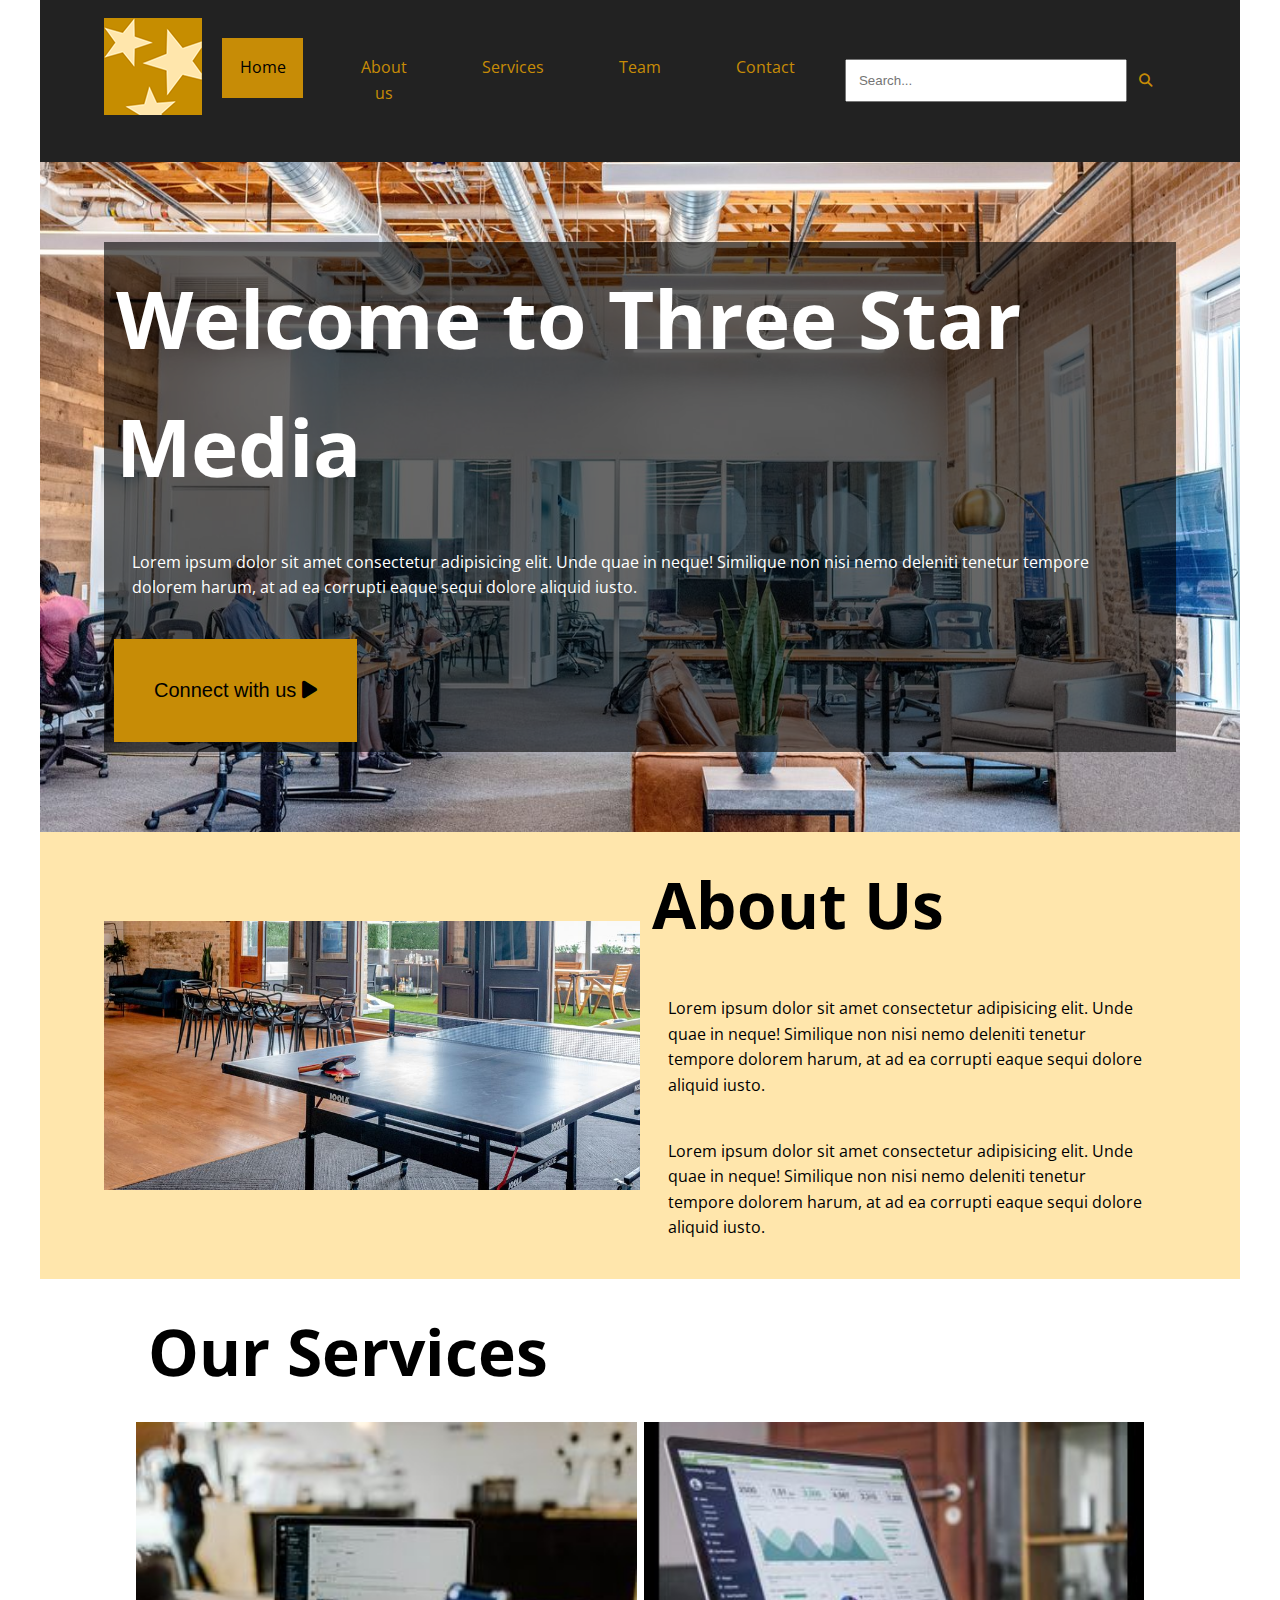
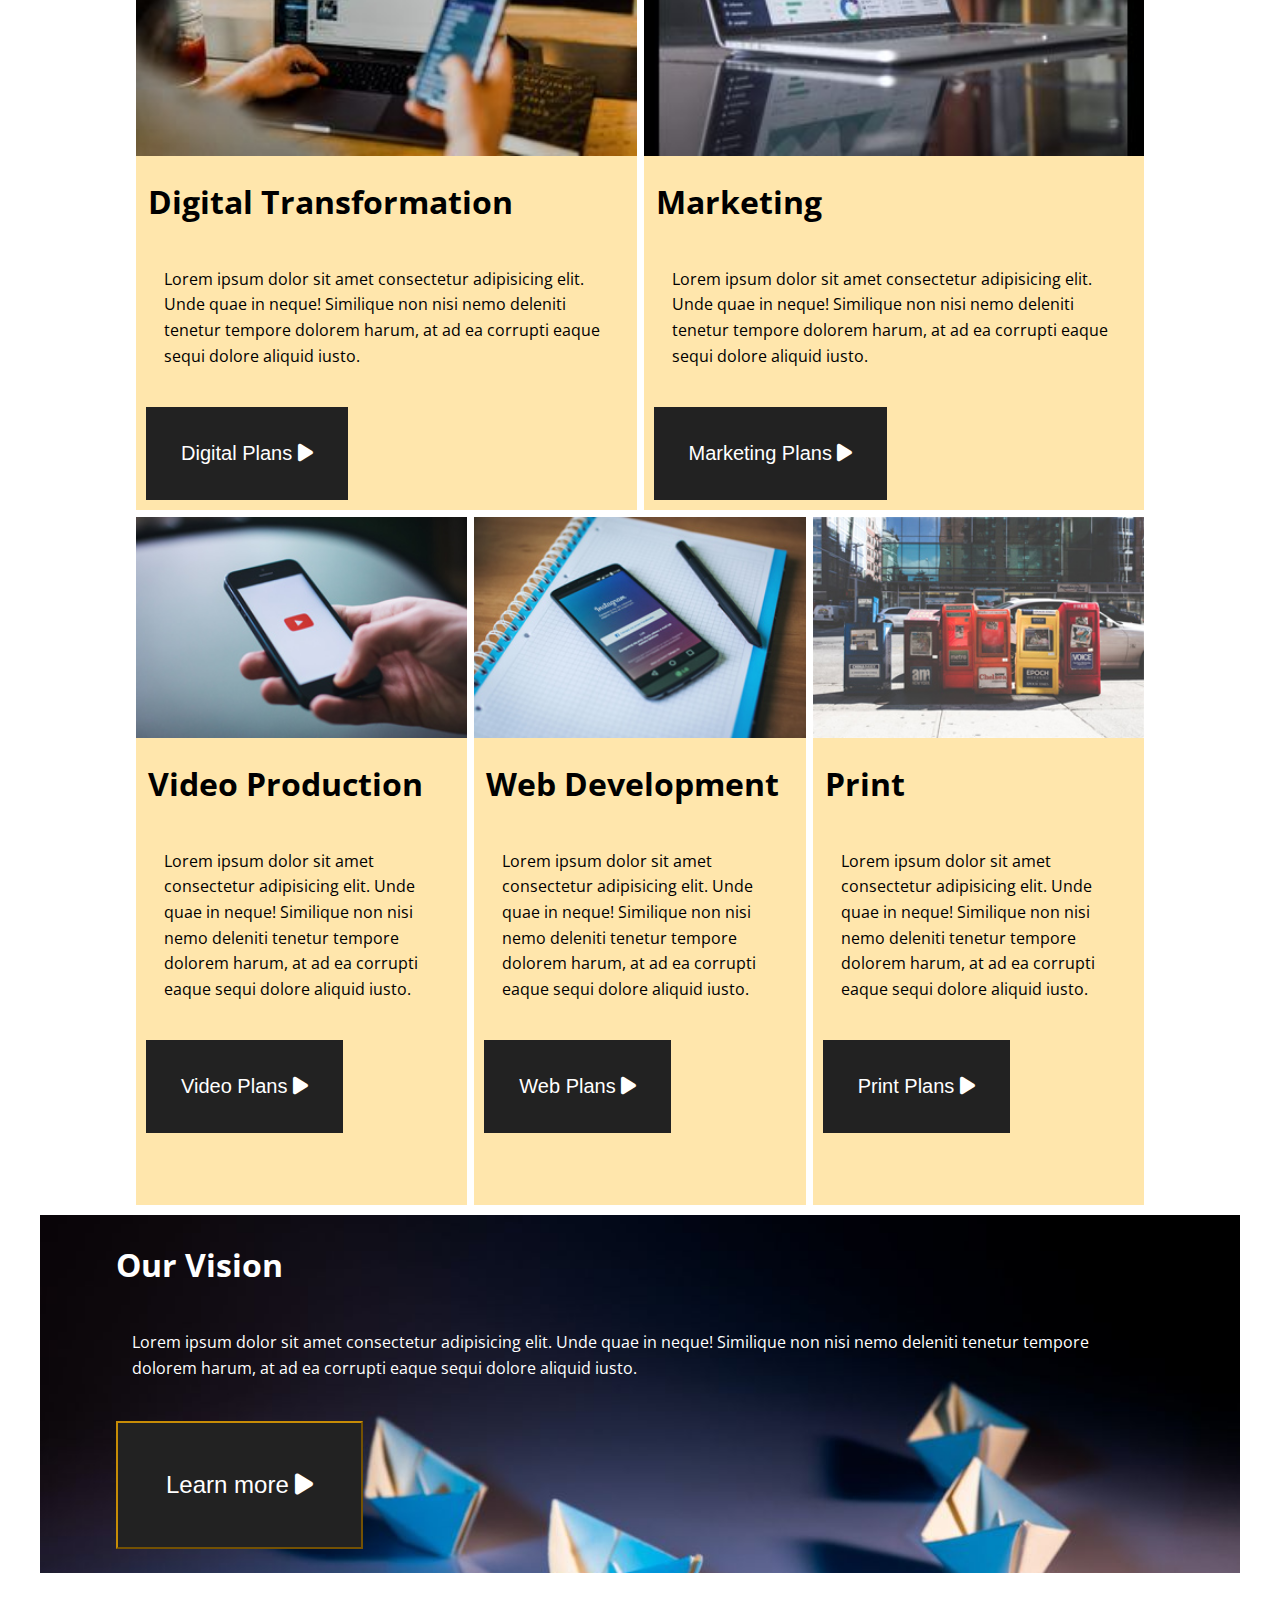
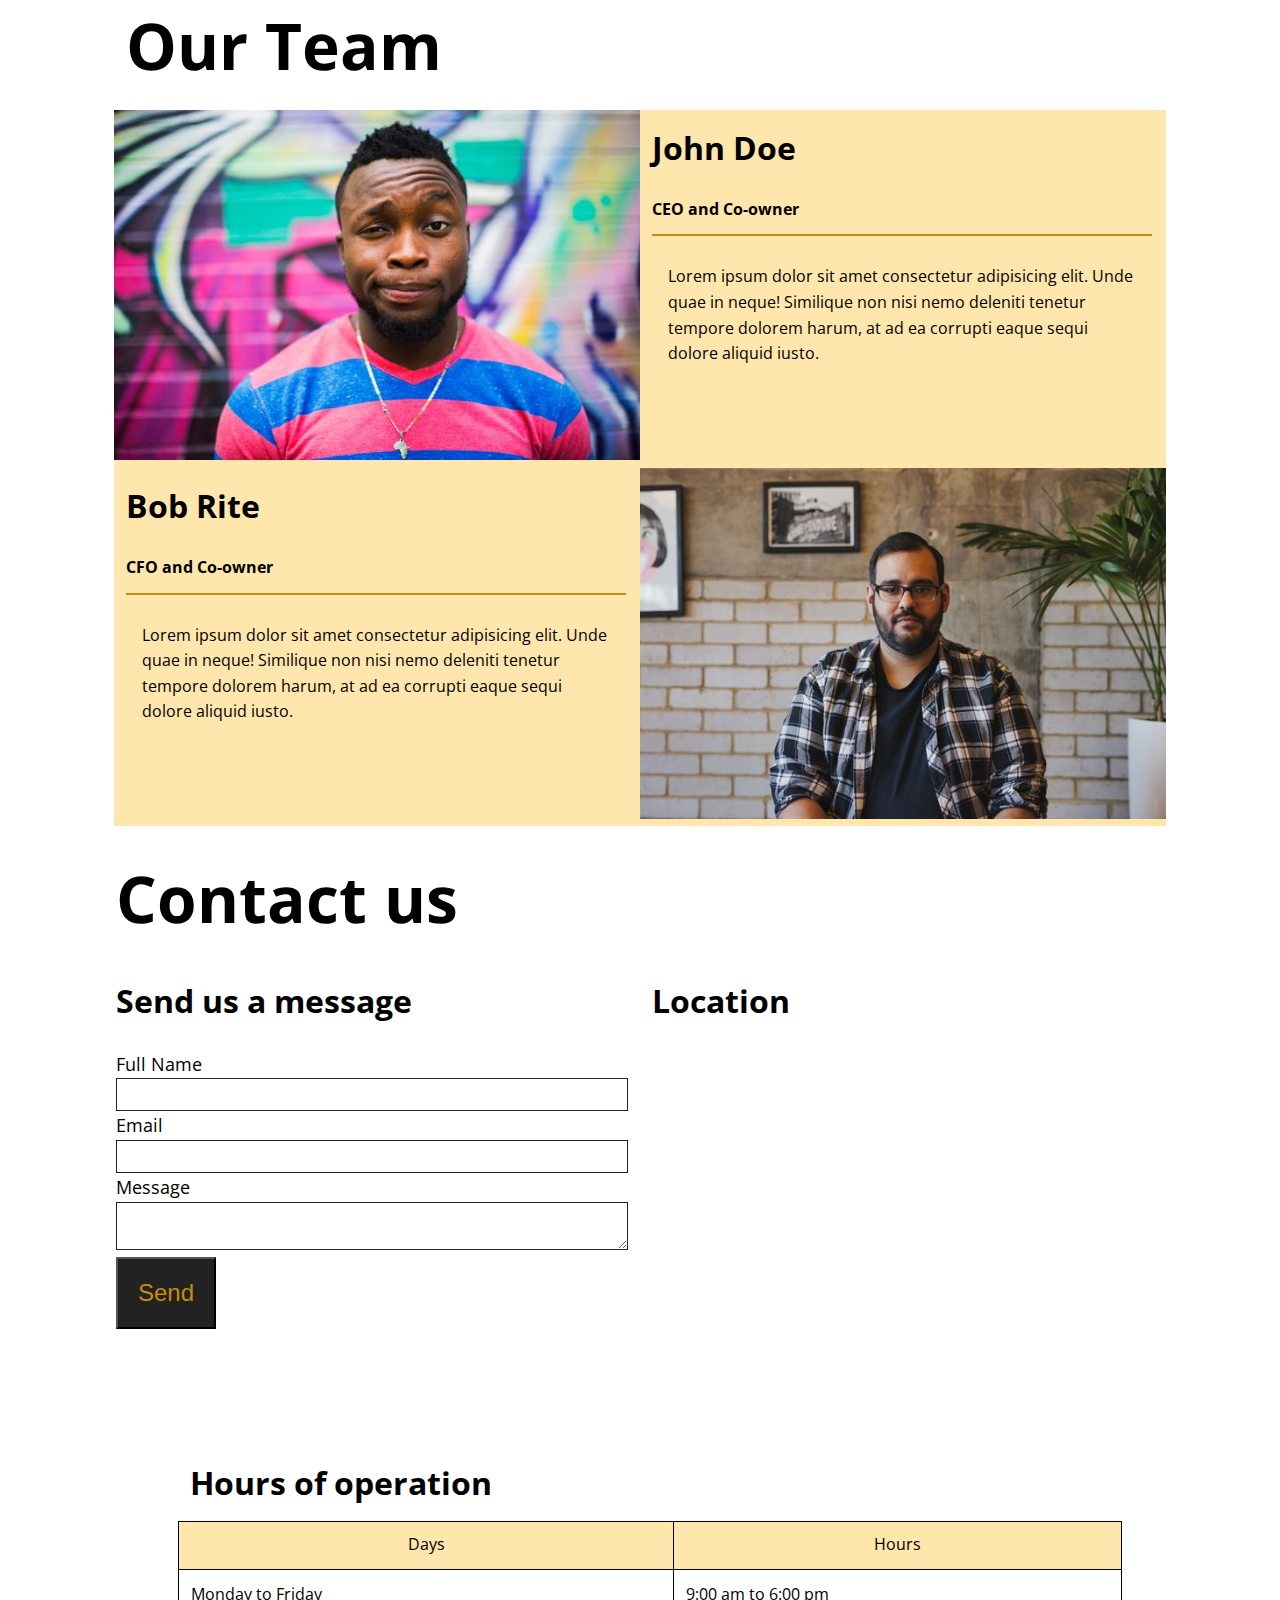
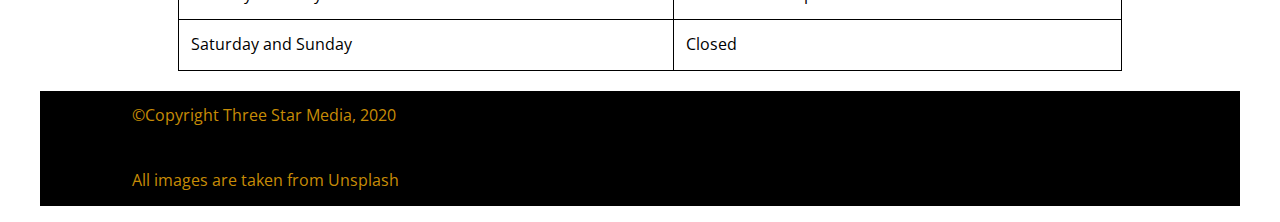
<file: final-project/index.html>
<!DOCTYPE html>
<html lang="en">

<head>
    <!-- Meta tags -->
    <meta charset="UTF-8">
    <meta name="description" content="HTML Page Mock-up Web Development Project 23W_MTM6130">
    <meta name="author" content="Monica Torres">
    <meta name="viewport" content="width=device-width, initial-scale=1.0">
    <!-- Title -->
    <title>HTML Page Mock-up</title>
    <!-- reset.CSS -->
    <link rel="stylesheet" href="./css/reset.css">
    <!-- Goocle Fonts - OpenSans as per instructions -->
    <link rel="preconnect" href="https://fonts.googleapis.com">
    <link rel="preconnect" href="https://fonts.gstatic.com" crossorigin>
    <link href="https://fonts.googleapis.com/css2?family=Open+Sans&display=swap" rel="stylesheet">
    <!-- Font Awesome-->
    <link rel="stylesheet" href="https://cdnjs.cloudflare.com/ajax/libs/font-awesome/6.4.0/css/all.min.css">
    <!-- My own styles -->
    <link rel="stylesheet" type="text/css" href="./css/main.css">
</head>

<body>
    <div class="wrapper">
        <!-- Added to have all the code in one container -->
        <!--Start with header-->
        <header>
            <!--Adding nav section-->
            <nav class="navigation">
                <!-- Added to improve CSS -->
                <div class="logo">
                    <a href="index.html"><img src="./images/logo.png" alt="Company Logo">
                    </a>
                </div>
                <ul class="navigation-list">
                    <!-- Added to improve CSS -->
                    <li><a href="index.html" class="current">Home</a></li>
                    <li><a href="#about-us">About us</a></li>
                    <li><a href="#services">Services</a></li>
                    <li><a href="#team">Team</a></li>
                    <li><a href="#contact">Contact</a></li>
                </ul>
                <form class="search-bar" action="/action_page.php">
                    <input type="search" placeholder="Search...">
                    <button type="submit"><i class="fa fa-magnifying-glass"></i></button>
                </form>
            </nav>

            <!--Adding a section inside the header class="banner"-->
            <section class="banner width">
                <div class="banner-text max-width">
                    <h1>Welcome to Three Star Media</h1>
                    <p>
                        Lorem ipsum dolor sit amet consectetur adipisicing elit.
                        Unde quae in neque! Similique non nisi nemo deleniti tenetur tempore dolorem harum,
                        at ad ea corrupti eaque sequi dolore aliquid iusto.
                    </p>
                    <button type="button" class="connect-button">Connect with us <i
                            class="fa-sharp fa-solid fa-play"></i>
                    </button>
                </div>
            </section>
        </header>

        <main>

            <!--Insert section Ab out us-->
            <section class="about-us width" id="about-us">
                <div class="about max-width">
                    <img src="./images/about-us.jpg" alt="Image of the office">
                    <div class="about-text">
                        <h2>About Us</h2>
                        <p>
                            Lorem ipsum dolor sit amet consectetur adipisicing elit.
                            Unde quae in neque! Similique non nisi nemo deleniti tenetur tempore dolorem harum,
                            at ad ea corrupti eaque sequi dolore aliquid iusto.
                        </p>
                        <p>
                            Lorem ipsum dolor sit amet consectetur adipisicing elit.
                            Unde quae in neque! Similique non nisi nemo deleniti tenetur tempore dolorem harum,
                            at ad ea corrupti eaque sequi dolore aliquid iusto.
                        </p>
                    </div>
                </div>
            </section>

            <!--Insert section classs:"our-services"-->
            <section class="our-services width" id="services">
                <div class="services max-width">
                    <h2>Our Services</h2>

                    <!--use div for service id:"digital-Trans"-->
                    <div class="digital-trans">
                        <img src="./images/digital.jpg" alt="Computers we use at the office">
                        <h3>Digital Transformation</h3>
                        <p>
                            Lorem ipsum dolor sit amet consectetur adipisicing elit.
                            Unde quae in neque! Similique non nisi nemo deleniti tenetur tempore dolorem harum,
                            at ad ea corrupti eaque sequi dolore aliquid iusto.
                        </p>
                        <button>Digital Plans
                            <i class="fa-solid fa-play"></i>
                        </button>
                    </div>
                    
                    <!--use div for service id:"marketing"-->
                    <div class="marketing max-width">
                        <img src="./images/marketing.jpg" alt="Marketing image">
                        <h3>Marketing</h3>
                        <p>
                            Lorem ipsum dolor sit amet consectetur adipisicing elit.
                            Unde quae in neque! Similique non nisi nemo deleniti tenetur tempore dolorem harum,
                            at ad ea corrupti eaque sequi dolore aliquid iusto.
                        </p>
                        <button>Marketing Plans
                            <i class="fa-solid fa-play"></i>
                        </button>
                    </div>

                    <!--use div for service id:"video"-->
                    <div class="video max-width">
                        <img src="./images/video.jpg" alt="Video Production image">
                        <h3>Video Production</h3>
                        <p>
                            Lorem ipsum dolor sit amet consectetur adipisicing elit.
                            Unde quae in neque! Similique non nisi nemo deleniti tenetur tempore dolorem harum,
                            at ad ea corrupti eaque sequi dolore aliquid iusto.
                        </p>
                        <button>Video Plans
                            <i class="fa-solid fa-play"></i>
                        </button>
                    </div>

                    <!--use div for service id:"web-dev"-->
                    <div class="web-dev max-width">
                        <img src="./images/web.jpg" alt="Web Development image">
                        <h3>Web Development</h3>
                        <p>
                            Lorem ipsum dolor sit amet consectetur adipisicing elit.
                            Unde quae in neque! Similique non nisi nemo deleniti tenetur tempore dolorem harum,
                            at ad ea corrupti eaque sequi dolore aliquid iusto.
                        </p>
                        <button>Web Plans
                            <i class="fa-solid fa-play"></i>
                        </button>
                    </div>

                    <!--use div for service id:"print"-->
                    <div class="print max-width">
                        <img src="./images/print.jpg" alt="Print image">
                        <h3>Print</h3>
                        <p>
                            Lorem ipsum dolor sit amet consectetur adipisicing elit.
                            Unde quae in neque! Similique non nisi nemo deleniti tenetur tempore dolorem harum,
                            at ad ea corrupti eaque sequi dolore aliquid iusto.
                        </p>
                        <button>Print Plans
                            <i class="fa-solid fa-play"></i>
                        </button>
                    </div>
                </div>
            </section>

            <!--Insert section classs:"our-vision"-->

            <section class="our-vision width">
                <div class="vision max-width">
                    <h3>Our Vision</h3>
                    <p>
                        Lorem ipsum dolor sit amet consectetur adipisicing elit.
                        Unde quae in neque! Similique non nisi nemo deleniti tenetur tempore dolorem harum,
                        at ad ea corrupti eaque sequi dolore aliquid iusto.
                    </p>
                    <button>Learn more
                        <i class="fa-solid fa-play"></i>
                    </button>
                </div>
            </section>


            <!--Insert section classs:"our-team"-->

            <section class="our-team width" id="team">
                <div class="team max-width">
                    <h2>Our Team</h2>
                    <div class="team-grid">
                        <!--Include a div for each team member "ceo" & "cfo" -->
                        <div class="ceo max-width">
                            <div class="ceo-img">
                                <img src="./images/john.jpg" alt="a photo of John Doe">
                            </div>
                            <div class="ceo-info">
                                <h3>John Doe</h3>
                                <h5>CEO and Co-owner</h5>
                                <hr>
                                <p>
                                    Lorem ipsum dolor sit amet consectetur adipisicing elit.
                                    Unde quae in neque! Similique non nisi nemo deleniti tenetur tempore dolorem harum,
                                    at ad ea corrupti eaque sequi dolore aliquid iusto.
                                </p>
                            </div>
                        </div>
                        <!--Include a div for each team member "ceo" & "cfo" -->
                        <div class="cfo max-width">
                            <div class="cfo-img">
                                <img src="./images/bob.jpg" alt="a photo of Bob Rite">
                            </div>
                            <div class="cfo-info">
                                <h3>Bob Rite</h3>
                                <h5>CFO and Co-owner</h5>
                                <hr>
                                <p>
                                    Lorem ipsum dolor sit amet consectetur adipisicing elit.
                                    Unde quae in neque! Similique non nisi nemo deleniti tenetur tempore dolorem harum,
                                    at ad ea corrupti eaque sequi dolore aliquid iusto.
                                </p>
                            </div>
                        </div>
                    </div>
                </div>
            </section>

            <!--Insert section classs:"contact-us"-->

            <section class="contact-us width" id="contact">
                <h2>Contact us</h2>

                <!--Include a div id:"message-form" -->

                <div class="message-form max-width">
                    <h3>Send us a message</h3>
                    <form action="#">
                        <label for="full-name">Full Name</label><br>
                        <input id="full-name" type="text"><br>
                        <label for="email">Email</label><br>
                        <input id="email" type="email"><br>
                        <label for="message">Message</label><br>
                        <textarea name="message" id="message"></textarea>
                        <input type="submit" value="Send">
                    </form>
                </div>

                <!--Include a div id:"hours-of-operation" -->

                <div class="hours-of-operation max-width">
                    <h3>Hours of operation</h3>

                    <!--insert table hours of operation-->
                    <table>
                        <tr>
                            <th>Days</th>
                            <th>Hours</th>
                        </tr>
                        <tr>
                            <td>Monday to Friday</td>
                            <td>9:00 am to 6:00 pm</td>
                        </tr>
                        <tr>
                            <td>Saturday and Sunday</td>
                            <td>Closed</td>
                        </tr>
                    </table>
                </div>

                <!--Include a div id:"location-map" -->
                <div class="location-map max-width">
                    <h3>Location</h3>
                    <iframe
                        src="https://www.google.com/maps/embed?pb=!1m18!1m12!1m3!1d2949.3718196395257!2d-75.75800714622575!3d45.34863002513005!2m3!1f0!2f0!3f0!3m2!1i1024!2i768!4f13.1!3m3!1m2!1s0x4cce0718cc4a6ad7%3A0xc6cc467725843e2b!2sAlgonquin%20College%20Ottawa%20Campus!5e0!3m2!1sen!2sca!4v1680448094688!5m2!1sen!2sca"
                        width="600" height="450" style="border:0;" allowfullscreen="" loading="lazy"
                        referrerpolicy="no-referrer-when-downgrade"></iframe>
                </div>

            </section>
        </main>

        <!--Creating footer-->
        <footer class="site-footer">
            <p>&copy;Copyright Three Star Media, 2020</p>
            <p>All images are taken from <a href="#">Unsplash</a></p>
        </footer>
    </div>

</body>

</html>
</file>
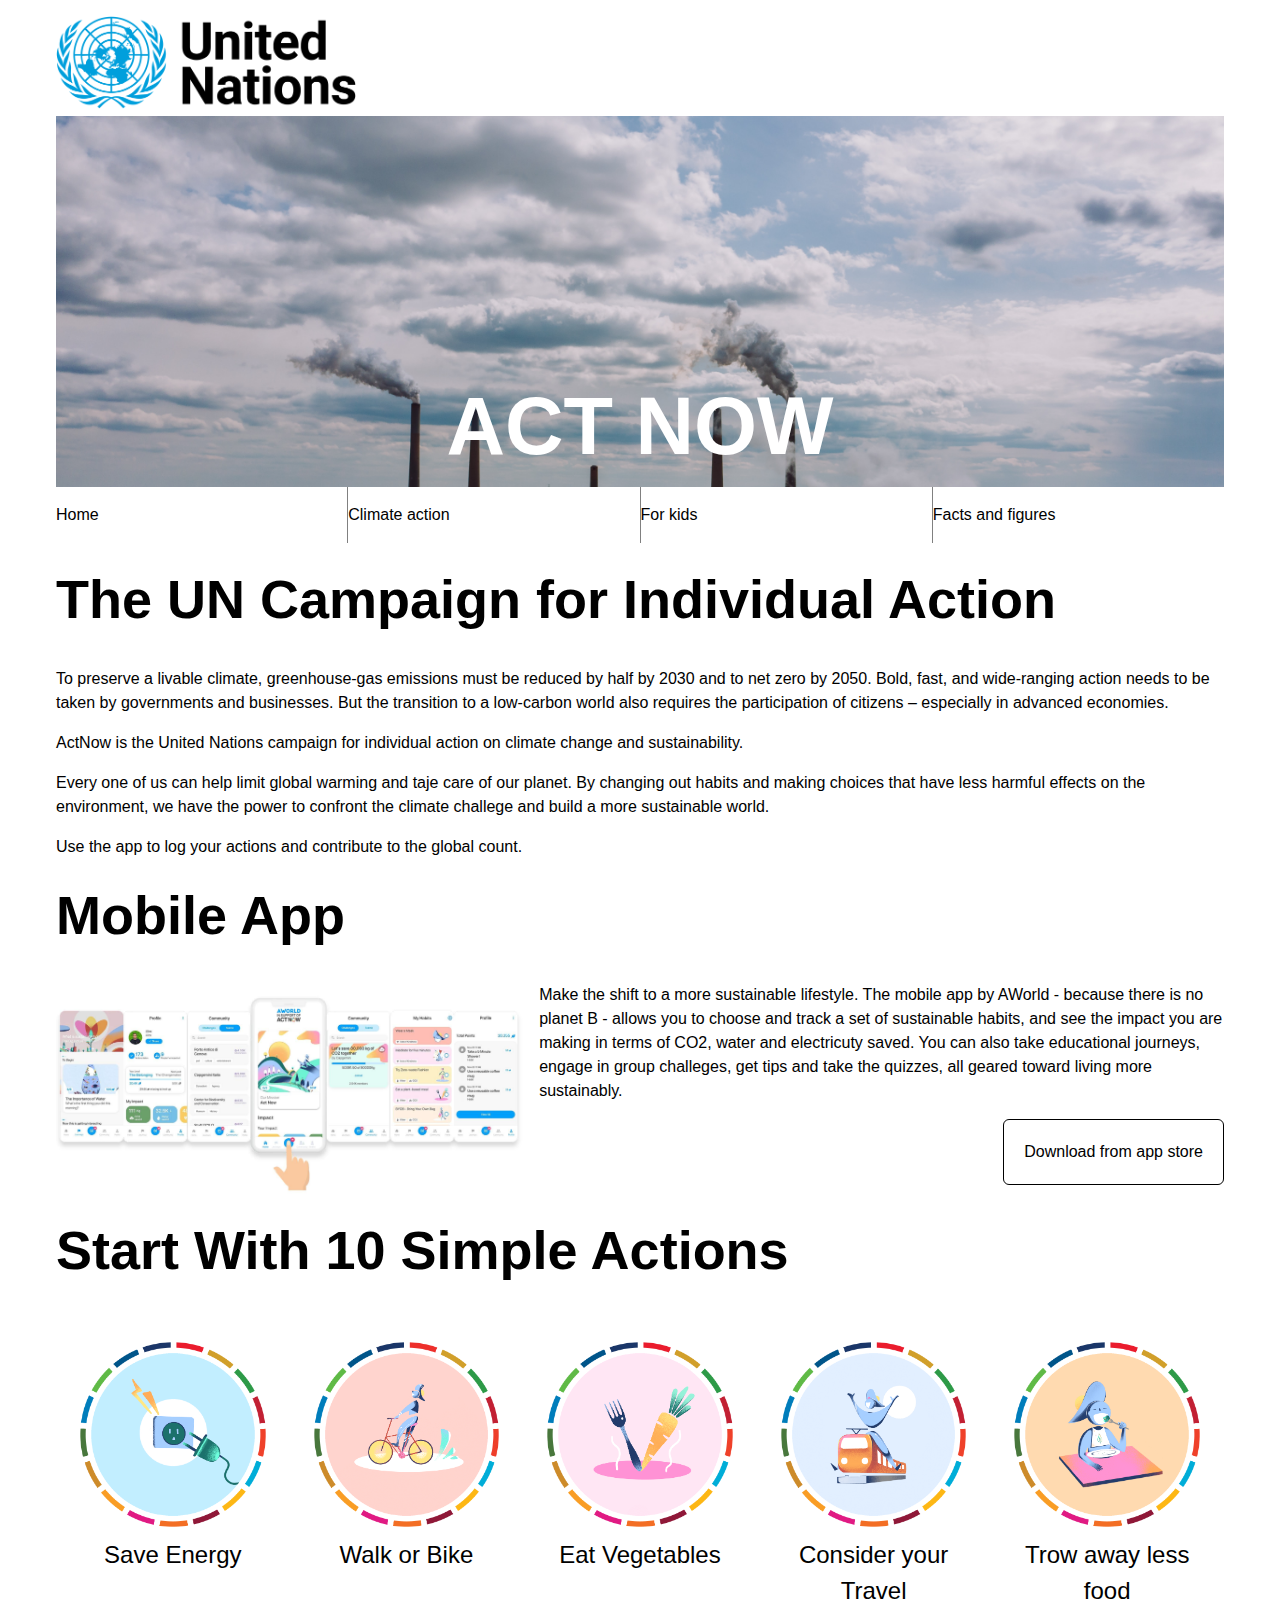
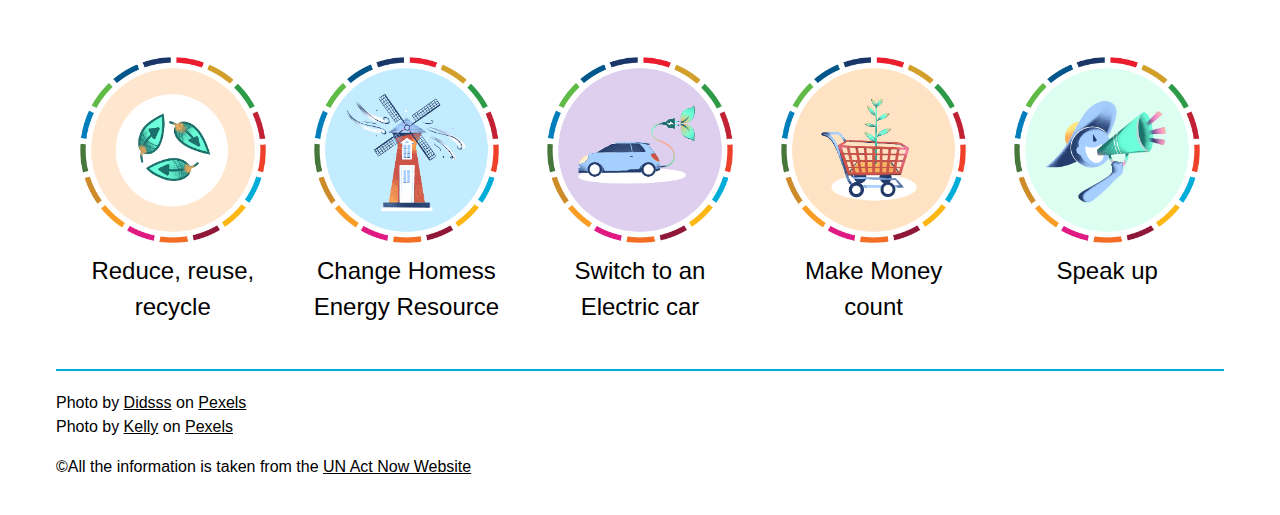
<file: week-10/index.html>
<!DOCTYPE html>
<html lang="en">

<head>
    <meta charset="UTF-8">
    <meta http-equiv="X-UA-Compatible" content="IE=edge">
    <meta name="viewport" content="width=device-width, initial-scale=1.0">
    <link rel="stylesheet" href="css/reset.css">
    <link rel="stylesheet" href="css/main.css">
    <title>Act Now &#124; United Nations</title>

</head>

<body>
    <div class="container"> 
        <header class="mashtead"> 
            <img src="images/unlogo-desktop.svg.png" alt="United Nations Logo" class="desktop-logo">
            <img src="images/unlogo.png" alt="United Nations Logo" class="mobile-logo">
            
            <div class="banner">
                <h1> Act Now</h1>
            </div>

        <!--navigation-->
            <nav class="main-class">               
                <ul class="nav-list">
                    <li><a href="index.html"class="current">Home</a></li>
                    <li><a href="#">Climate action</a></li>
                    <li><a href="#">For kids</a></li>
                    <li><a href="#">Facts and figures</a></li>
                </ul>
        </nav>
    </header>
        <main class="content">
            <section class="intro">
                <h2>The UN Campaign for Individual Action</h2>
                <p>
                    To preserve a livable climate, greenhouse-gas emissions must be reduced by half by 2030 and to net
                    zero by 2050. Bold, fast, and wide-ranging action needs to be taken by governments and businesses.
                    But the transition to a low-carbon world also requires the participation of citizens – especially in
                    advanced economies.
                </p>
                <p>ActNow is the United Nations campaign for individual action on
                     climate change and sustainability.
                </p>
                <p>Every one of us can help limit global warming and taje care of our planet. 
                    By changing out habits and making choices that have less harmful effects on
                    the environment, we have the power to confront the climate challege and build a more sustainable world. 
                </p>
                <p>Use the app to log your actions and contribute to the global count.
                </p>
            </section>
            <!--closing intro section-->

            <section class="app clearfix">
                <h2>Mobile App</h2>
                <img src="images/actnowapp.jpg" alt=" Act Now Mobile App">

                <div class=" content">
                    <p>
                        Make the shift to a more sustainable lifestyle. The mobile app by AWorld -
                        because there is no planet B - allows you to choose and track a set of 
                        sustainable habits, and see the impact you are making in terms of CO2, water 
                        and electricuty saved. You can also take educational journeys, engage in group
                        challeges, get tips and take the quizzes, all geared toward living more sustainably.
                    </p>
                    <!-- target_blank ==open link new tab) -->
                    <a href="https://aworld.org/act-now/" class="btn" target="_blank">Download from app store</a>
                </div>
            </section>
            <!--closing App section-->
            
            <section class="actions">
                <h2>Start With 10 Simple Actions</h2>
                <ul class="actions-list">
                    <li><img src="images/unplug.png" alt="Save Energy">Save Energy</li>
                    <li><img src="images/drive_less.png" alt="Walk or Bike">Walk or Bike</li>
                    <li><img src="images/plant-based.png" alt="Eat Vegetables">Eat Vegetables</li>
                    <li><img src="images/fly-less.png" alt="Consider your Travel">Consider your Travel</li>
                    <li><img src="images/eat-up.png" alt="Trow away less food">Trow away less food</li>
                    <li><img src="images/recycle.png" alt="Reduce, reuse, recycle">Reduce, reuse, recycle</li>
                    <li><img src="images/use-renewable-energy.png" alt="Change Homess Energy Resource">Change Homess Energy Resource</li>
                    <li><img src="images/electric-vehicle.png" alt="Switch to an Electric car">Switch to an Electric car</li>
                    <li><img src="images//eco-friendly-products.png" alt="Make Money count">Make Money count</li>
                    <li><img src="images/speak-up.png" alt="Speak up">Speak up</li>
                </ul>
            </section>
        </main>

        <footer class="site-footer">
                <ul class="attr_list">
                    <li><span>Photo by <a href="https://www.pexels.com/@didsss/">Didsss</a> on <a href="https://www.pexels.com/photo/factory-chimney-producing-smoke-2155988/">Pexels</a></span>
                    </li>
                    <li><span>Photo by <a href="https://www.pexels.com/@kelly-1179532/">Kelly</a> on <a href="https://www.pexels.com/photo/factory-pipes-emitting-harmful-substances-4394362/">Pexels</a></span></li>
                </ul>

                <p class="copy"></p>
                    &copy;All the information is taken from the <a href="https://www.un.org/en/actnow">UN Act Now
                    Website</a>
        </footer>   
    </div>
</body>

</html>
</file>
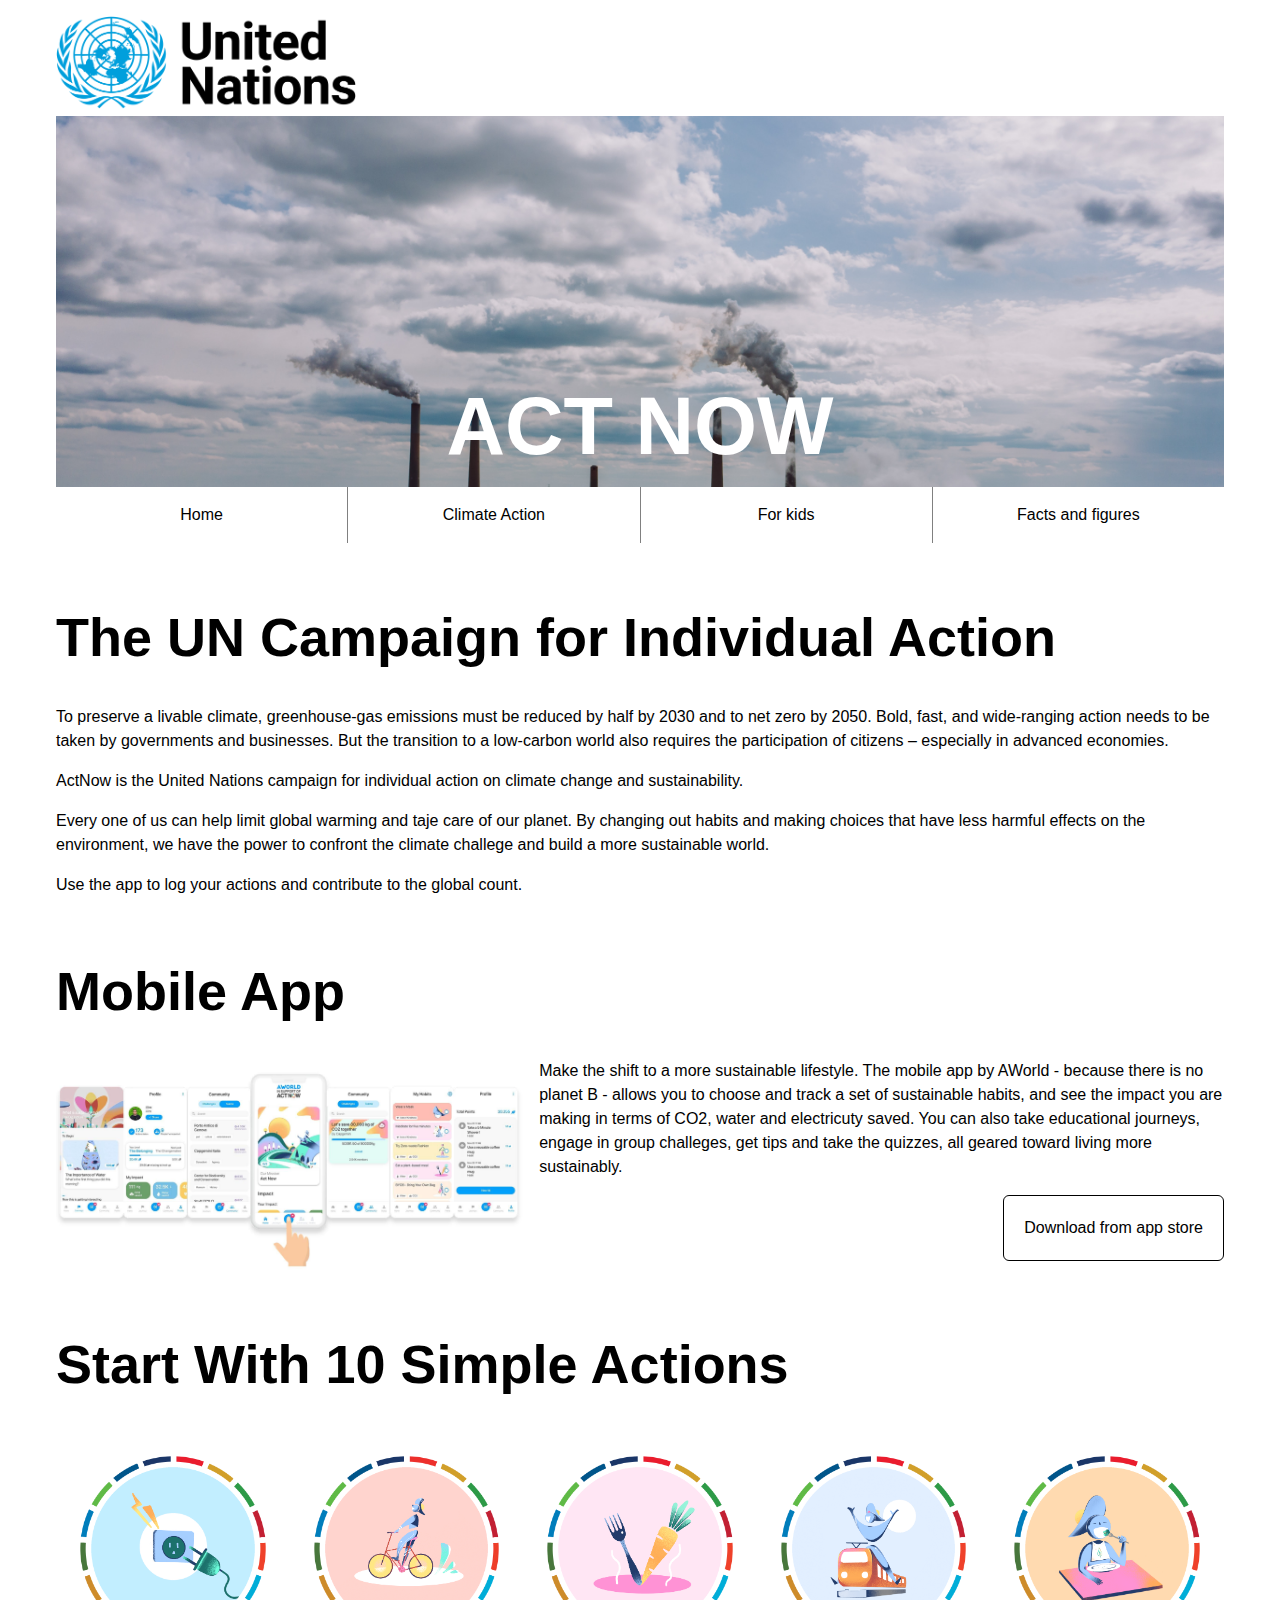
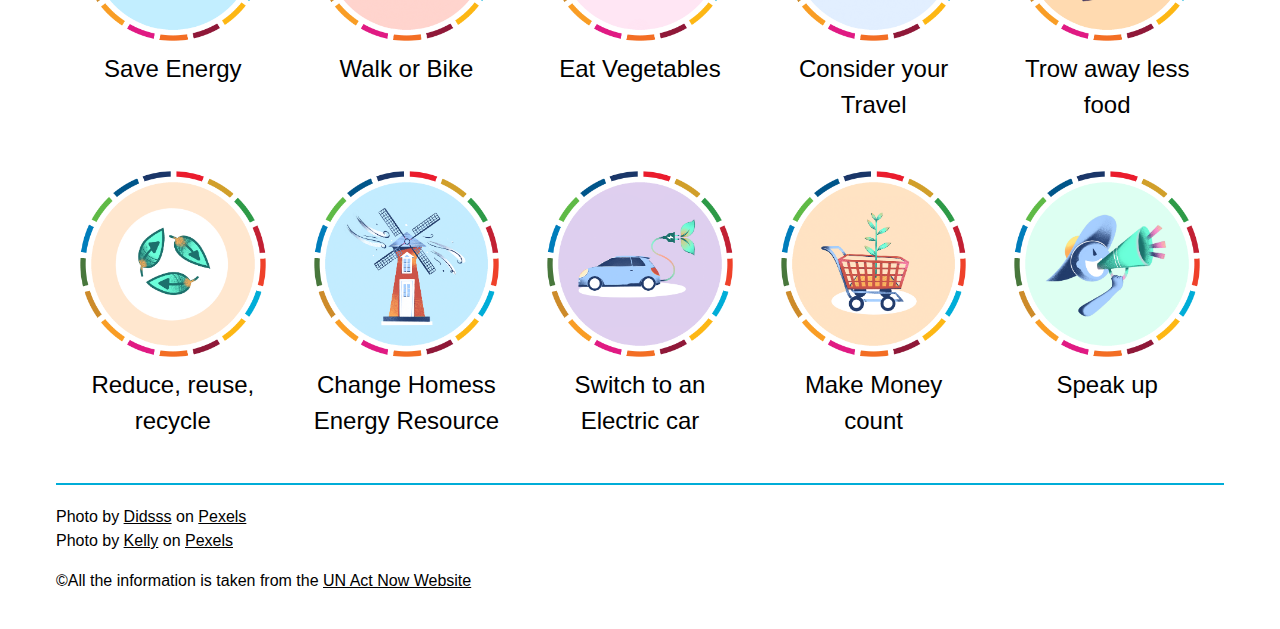
<file: week-11/index.html>
<!DOCTYPE html>
<html lang="en">

<head>
    <meta charset="UTF-8">
    <meta http-equiv="X-UA-Compatible" content="IE=edge">
    <meta name="viewport" content="width=device-width, initial-scale=1.0">
    <link rel="stylesheet" href="css/reset.css">
    <link rel="stylesheet" href="css/main.css">
    <title>Act Now &#124; United Nations</title>

</head>

<body>
    <div class="container"> 
        <header class="mashtead"> 
            <img src="images/unlogo-desktop.svg.png" alt="United Nations Logo" class="desktop-logo">
            <img src="images/unlogo.png" alt="United Nations Logo" class="mobile-logo">
            
            <div class="banner">
                <h1> Act Now</h1>
            </div>

        <!--navigation-->
            <nav class="main-class">               
                <ul class="nav-list">
                    <li><a href="index.html"class="current">Home</a></li>
                    <li><a href="climate-action.html">Climate Action</a></li>
                    <li><a href="#">For kids</a></li>
                    <li><a href="#">Facts and figures</a></li>
                </ul>
        </nav>
    </header>
        <main class="content">
            <section class="intro">
                <h2>The UN Campaign for Individual Action</h2>
                <p>
                    To preserve a livable climate, greenhouse-gas emissions must be reduced by half by 2030 and to net
                    zero by 2050. Bold, fast, and wide-ranging action needs to be taken by governments and businesses.
                    But the transition to a low-carbon world also requires the participation of citizens – especially in
                    advanced economies.
                </p>
                <p>ActNow is the United Nations campaign for individual action on
                     climate change and sustainability.
                </p>
                <p>Every one of us can help limit global warming and taje care of our planet. 
                    By changing out habits and making choices that have less harmful effects on
                    the environment, we have the power to confront the climate challege and build a more sustainable world. 
                </p>
                <p>Use the app to log your actions and contribute to the global count.
                </p>
            </section>
            <!--closing intro section-->

            <section class="app clearfix">
                <h2>Mobile App</h2>
                <img src="images/actnowapp.jpg" alt=" Act Now Mobile App">

                <div class=" content">
                    <p>
                        Make the shift to a more sustainable lifestyle. The mobile app by AWorld -
                        because there is no planet B - allows you to choose and track a set of 
                        sustainable habits, and see the impact you are making in terms of CO2, water 
                        and electricuty saved. You can also take educational journeys, engage in group
                        challeges, get tips and take the quizzes, all geared toward living more sustainably.
                    </p>
                    <!-- target_blank ==open link new tab) -->
                    <a href="https://aworld.org/act-now/" class="btn" target="_blank">Download from app store</a>
                </div>
            </section>
            <!--closing App section-->
            
            <section class="actions">
                <h2>Start With 10 Simple Actions</h2>
                <ul class="actions-list">
                    <li><img src="images/unplug.png" alt="Save Energy">Save Energy</li>
                    <li><img src="images/drive_less.png" alt="Walk or Bike">Walk or Bike</li>
                    <li><img src="images/plant-based.png" alt="Eat Vegetables">Eat Vegetables</li>
                    <li><img src="images/fly-less.png" alt="Consider your Travel">Consider your Travel</li>
                    <li><img src="images/eat-up.png" alt="Trow away less food">Trow away less food</li>
                    <li><img src="images/recycle.png" alt="Reduce, reuse, recycle">Reduce, reuse, recycle</li>
                    <li><img src="images/use-renewable-energy.png" alt="Change Homess Energy Resource">Change Homess Energy Resource</li>
                    <li><img src="images/electric-vehicle.png" alt="Switch to an Electric car">Switch to an Electric car</li>
                    <li><img src="images//eco-friendly-products.png" alt="Make Money count">Make Money count</li>
                    <li><img src="images/speak-up.png" alt="Speak up">Speak up</li>
                </ul>
            </section>
        </main>

        <footer class="site-footer">
                <ul class="attr_list">
                    <li><span>Photo by <a href="https://www.pexels.com/@didsss/">Didsss</a> on <a href="https://www.pexels.com/photo/factory-chimney-producing-smoke-2155988/">Pexels</a></span>
                    </li>
                    <li><span>Photo by <a href="https://www.pexels.com/@kelly-1179532/">Kelly</a> on <a href="https://www.pexels.com/photo/factory-pipes-emitting-harmful-substances-4394362/">Pexels</a></span></li>
                </ul>

                <p class="copy"></p>
                    &copy;All the information is taken from the <a href="https://www.un.org/en/actnow">UN Act Now
                    Website</a>
        </footer>   
    </div>
</body>

</html>
</file>
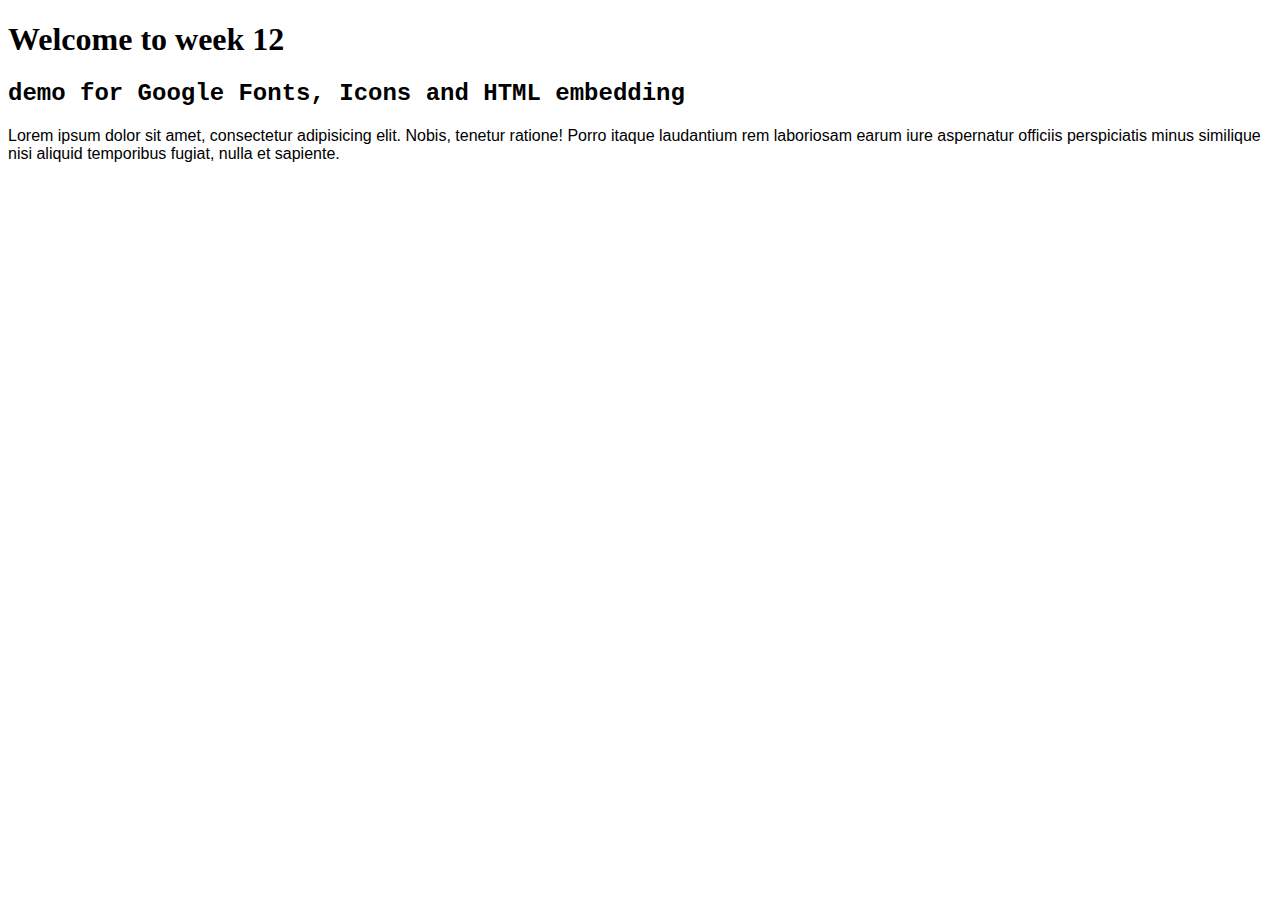
<file: week-12/index.html>
<!DOCTYPE html>
<html lang="en">

<head>
    <meta charset="UTF-8">
    <meta http-equiv="X-UA-Compatible" content="IE=edge">
    <meta name="viewport" content="width=device-width, initial-scale=1.0">

    <!--font link style-->

    <link rel="preconnect" href="https://fonts.googleapis.com">
    <link rel="preconnect" href="https://fonts.gstatic.com" crossorigin>
    <link href="https://fonts.googleapis.com/css2?family=Open+Sans:ital,wght@0,400;0,500;1,400&display=swap"
        rel="stylesheet">

    <!--icon link styles-->
     <link rel="https://cdnjs.cloudflare.com/ajax/libs/font-awesome/6.4.0/css/all.min.css">

    <link rel="stylesheet" href="css/main.css">
    
    <title>week 12</title>
</head>

<body>
    <header>
        <h1> Welcome to week 12 <i class="fa-brands fa-youtube"></i> </h1>
    </header>
    <main>
        <h2> demo for Google Fonts, Icons and HTML embedding</h2>
        <p>
            Lorem ipsum dolor sit amet, consectetur adipisicing elit. Nobis, tenetur ratione! Porro itaque laudantium
            rem laboriosam earum iure aspernatur officiis perspiciatis minus similique nisi aliquid temporibus fugiat,
            nulla et sapiente.
            <i class="fa-solid fa-hippo"></i>
        </p>

        <i class="fa-solid fa-face-awesome"></i>

        <i class="fa-brands fa-rocketchat"></i>

        <div class="map">
            <iframe src="https://www.google.com/maps/embed?pb=!1m18!1m12!1m3!1d11215.691389830947!2d-75.75836256059235!3d45.35036966929301!2m3!1f0!2f0!3f0!3m2!1i1024!2i768!4f13.1!3m3!1m2!1s0x4cce0718cc4a6ad7%3A0xc6cc467725843e2b!2sAlgonquin%20College%20Ottawa%20Campus!5e0!3m2!1ses!2sca!4v1680029714702!5m2!1ses!2sca" width="600" height="450" style="border:0;" allowfullscreen="" loading="lazy" referrerpolicy="no-referrer-when-downgrade"></iframe>

        </div>

    </main>

</body>

</html>
</file>
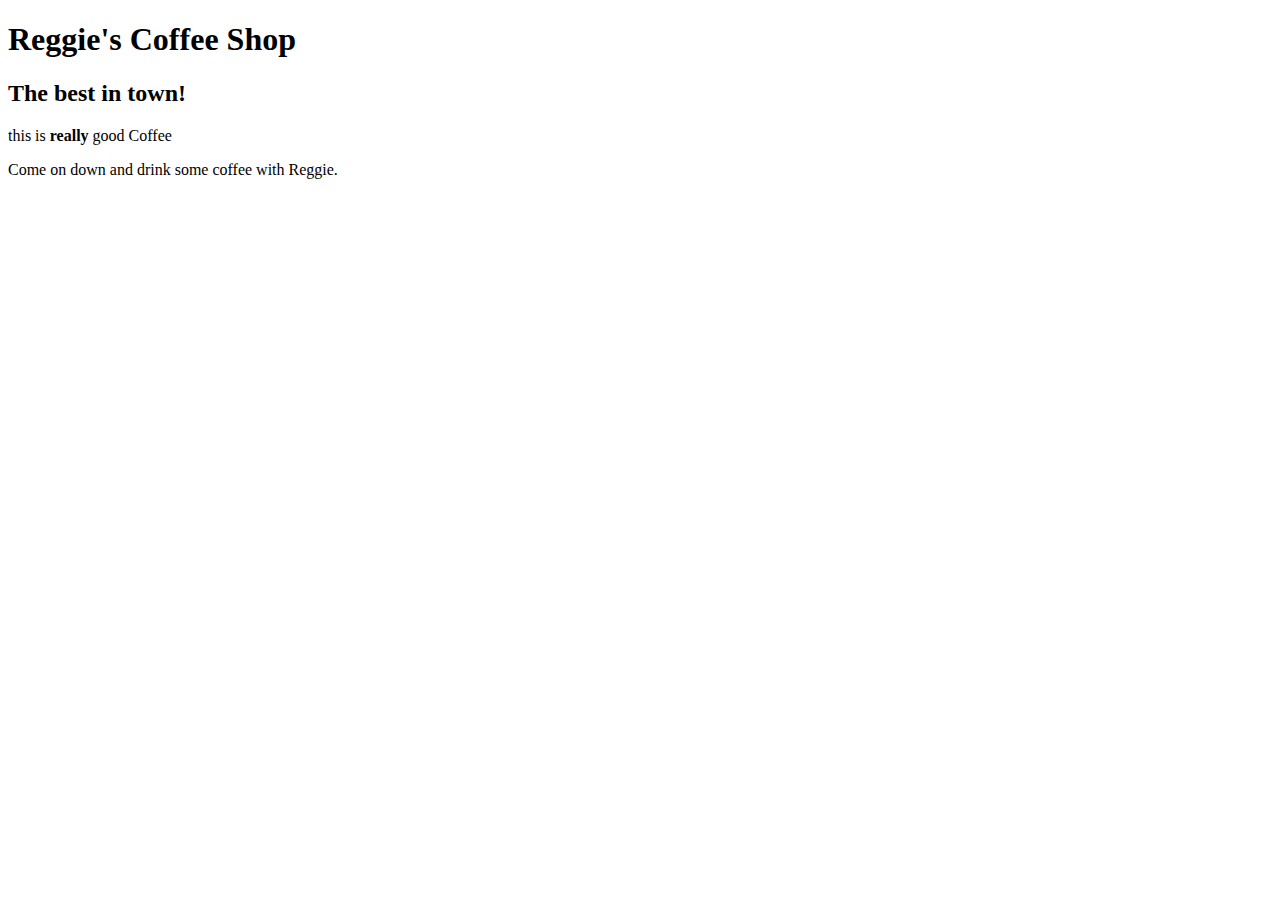
<file: week-3/index.html>
<!DOCTYPE html>
<html lang="en">
<head>
    <meta charset="UTF-8">
    <meta http-equiv="X-UA-Compatible" content="IE=edge">
    <meta name="viewport" content="width=device-width, initial-scale=1.0">
    <title>Reggie's Coffee Shop - Home</title>
</head>
<body>
    <h1>Reggie's Coffee Shop</h1>
    <h2>The best in town!</h2>
    <p>
        this is <strong>really </strong> good Coffee
    </p>
    <p>
        Come on down and drink some coffee with Reggie.
    </p>
</body>
</html>
</file>
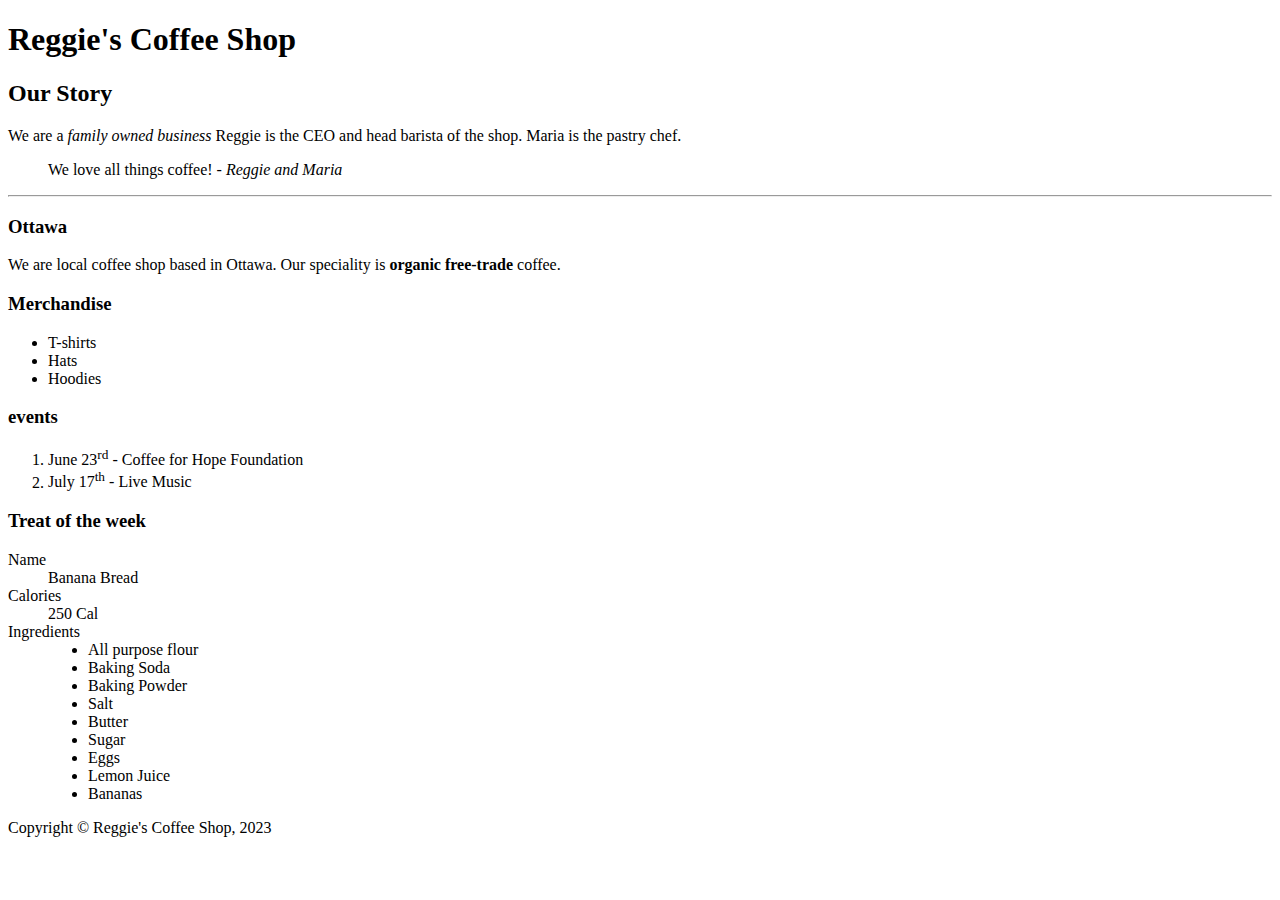
<file: week-4/index.html>
<!DOCTYPE html>
<html lang="en">
<head>
    <meta charset="UTF-8">
    <meta http-equiv="X-UA-Compatible" content="IE=edge">
    <meta name="viewport" content="width=device-width, initial-scale=1.0">
    <title>Reggie's Coffee Shop - Home</title>
</head>
<body>
    <!--This is an HTML comment -->
    <!--Site Header-->
    <header> 
        <!--this is the most important heading. We can use 6 levels of headings from h1 to h6 -->
        <h1>Reggie's Coffee Shop</h1>
    </header>
        <!--starting main content on the page -->
    <main>
        <!--article of the page. this can be used as a stand-alone-->
        <article>
            <h2>Our Story</h2>
            <p>
                We are a <em>family owned business</em> Reggie is the <abbr tittle="Chief Executive Officer">CEO</abbr> and head barista of the shop. Maria is the pastry chef. 
            </p>
            <blockquote>
                We love all things coffee! <cite>- Reggie and Maria</cite>
            </blockquote>
            <hr>
            <section>
                <h3>Ottawa</h3>
                    <p>
                        We are local coffee shop based in Ottawa. Our speciality is <b>organic free-trade</b> coffee.
                    </p>
            </section>
        </article>
        <aside>
            <h3>Merchandise</h3>
            <!--adding section for ordered list-->
                <ul>
                    <li>T-shirts</li>
                    <li>Hats</li>
                    <li>Hoodies</li>
                </ul>
        </aside>
        <!--adding section for ordered list-->
        <section>
            <h3>events</h3>
            <!--shortcut for creating many elements is element X amount (ex. li*5)-->
            <ol>
                <li>June 23<sup>rd</sup> - Coffee for Hope Foundation</li>
                <li>July 17<sup>th</sup> - Live Music</li>        
            </ol>
        </section>
        <!--Adding section for description list-->
        <section>
            <h3>Treat of the week</h3>
            <dl>
                <dt>Name</dt>
                <dd>Banana Bread</dd>
                <dt>Calories</dt>
                <dd>250 Cal</dd>
                <dt>Ingredients</dt>
                <dd>
                    <ul>
                        <li>All purpose flour</li>
                        <li>Baking Soda</li>
                        <li>Baking Powder</li>
                        <li>Salt</li>
                        <li>Butter</li>
                        <li>Sugar</li>
                        <li>Eggs</li>
                        <li>Lemon Juice</li>
                        <li>Bananas</li>
                    </ul>
                </dd>
            </dl>
        </section>
    </main>
    <!--site footer-->
    <footer>
        Copyright &copy; Reggie's Coffee Shop, 2023
    </footer>     
</body>
</html>
</file>
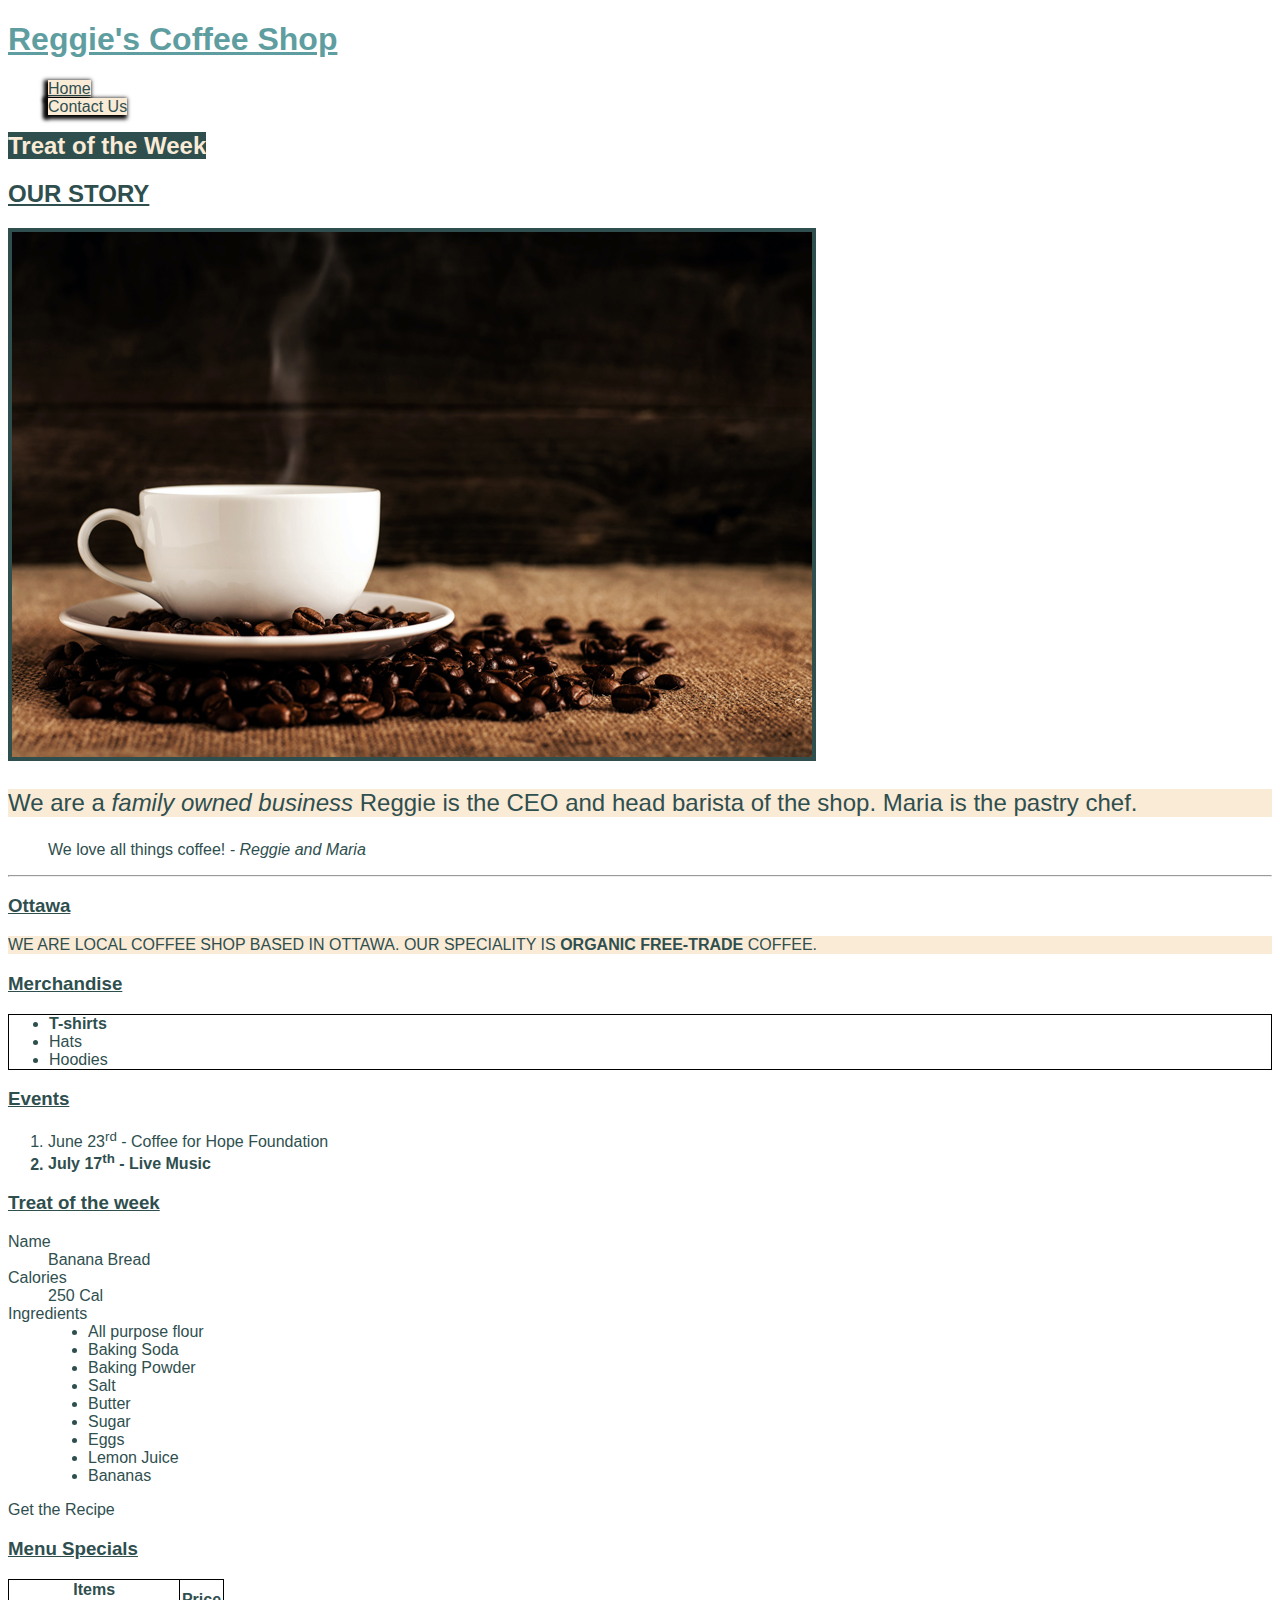
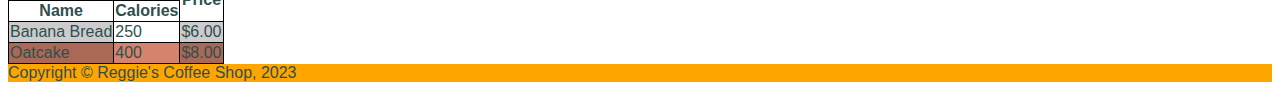
<file: week-5 copy/index.html>
<!DOCTYPE html>
<html lang="en">
<head>
    <meta charset="UTF-8">
    <meta http-equiv="X-UA-Compatible" content="IE=edge">
    <meta name="viewport" content="width=device-width, initial-scale=1.0">
    <title>Reggie's Coffee Shop - Home</title>
    <link rel="stylesheet" href="css/main.css">
</head>
<body>
    <!--This is an HTML comment -->
    <!--Site Header-->
    <header> 
        <!--this is the most important heading. We can use 6 levels of headings from h1 to h6 -->
        <h1>Reggie's Coffee Shop</h1>
        <nav>
            <ul>
                <li><a href="index.html" class="current">Home</li>
                <li><a href="contact.html">Contact Us</a></li>
            </ul>
        </nav>
    </header>
        <!--starting main content on the page -->
    <main>
        <!--Adding an on page link-->
        <a href="#treatofweek" class="blue-link">Treat of the Week</a>
        <!--article of the page. this can be used as a stand-alone-->
        <article>
            <h2>Our Story</h2>
            <!-- Adding an image -->
            <img src="images/coffee-shop.jpg"tittle="coffee cup on a pile of coffee beans." alt="coffee cup on a pile of coffee beans.">
            <p>
                We are a <em>family owned business</em> Reggie is the <abbr tittle="Chief Executive Officer">CEO</abbr> and head barista of the shop. Maria is the pastry chef. 
            </p>
            <blockquote>
                We love all things coffee! <cite>- Reggie and Maria</cite>
            </blockquote>
            <hr>
            <section>
                <h3>Ottawa</h3>
                    <p>
                        We are local coffee shop based in Ottawa. Our speciality is <b>organic free-trade</b> coffee.
                    </p>
            </section>
        </article>
        <aside>
            <h3>Merchandise</h3>
            <!--adding section for ordered list-->
                <ul>
                    <li>T-shirts</li>
                    <li>Hats</li>
                    <li>Hoodies</li>
                </ul>
        </aside>
        <!--adding section for ordered list-->
        <section>
            <h3>Events</h3>
            <!--shortcut for creating many elements is element X amount (ex. li*5)-->
            <ol>
                <li>June 23<sup>rd</sup> - Coffee for Hope Foundation</li>
                <li>July 17<sup>th</sup> - Live Music</li>        
            </ol>
        </section id="treatofweek" class="white-text">
        <!--Adding section for description list-->
        <section>
            <h3>Treat of the week</h3>
            <dl>
                <dt>Name</dt>
                <dd>Banana Bread</dd>
                <dt>Calories</dt>
                <dd>250 Cal</dd>
                <dt>Ingredients</dt>
                <dd>
                    <ul>
                        <li>All purpose flour</li>
                        <li>Baking Soda</li>
                        <li>Baking Powder</li>
                        <li>Salt</li>
                        <li>Butter</li>
                        <li>Sugar</li>
                        <li>Eggs</li>
                        <li>Lemon Juice</li>
                        <li>Bananas</li>
                    </ul>
                </dd>
            </dl>
            <!-- Adding an External Link -->
            <a ref="https://natashaskitchen.com/banana-bread-recipe-video/" target="_blank">Get the Recipe</a>
        </section>
        <!-- Adding section for Menu Table -->
        <section>
            <h3>Menu Specials</h3>
            <table>
                <thead>
                    <tr>
                        <th colspan="2">Items</th>
                        <th rowspan="2">Price</th>
                    </tr>
                    <tr>
                        <th>Name</th>
                        <th>Calories</th>
                    </tr>
                </thead>
                <tbody>
                    <tr>
                        <td>Banana Bread</td>
                        <td>250</td>
                        <td>&dollar;6.00</td>
                    </tr>
                    <tr>
                        <td>Oatcake</td>
                        <td>400</td>
                        <td>&dollar;8.00</td>
                    </tr>
                </tbody>
            </table>
        </section>
    </main>
    <!--site footer-->
    <footer clss="site-footer">
        Copyright &copy; Reggie's Coffee Shop, 2023
    </footer>     
</body>
</html>
</file>
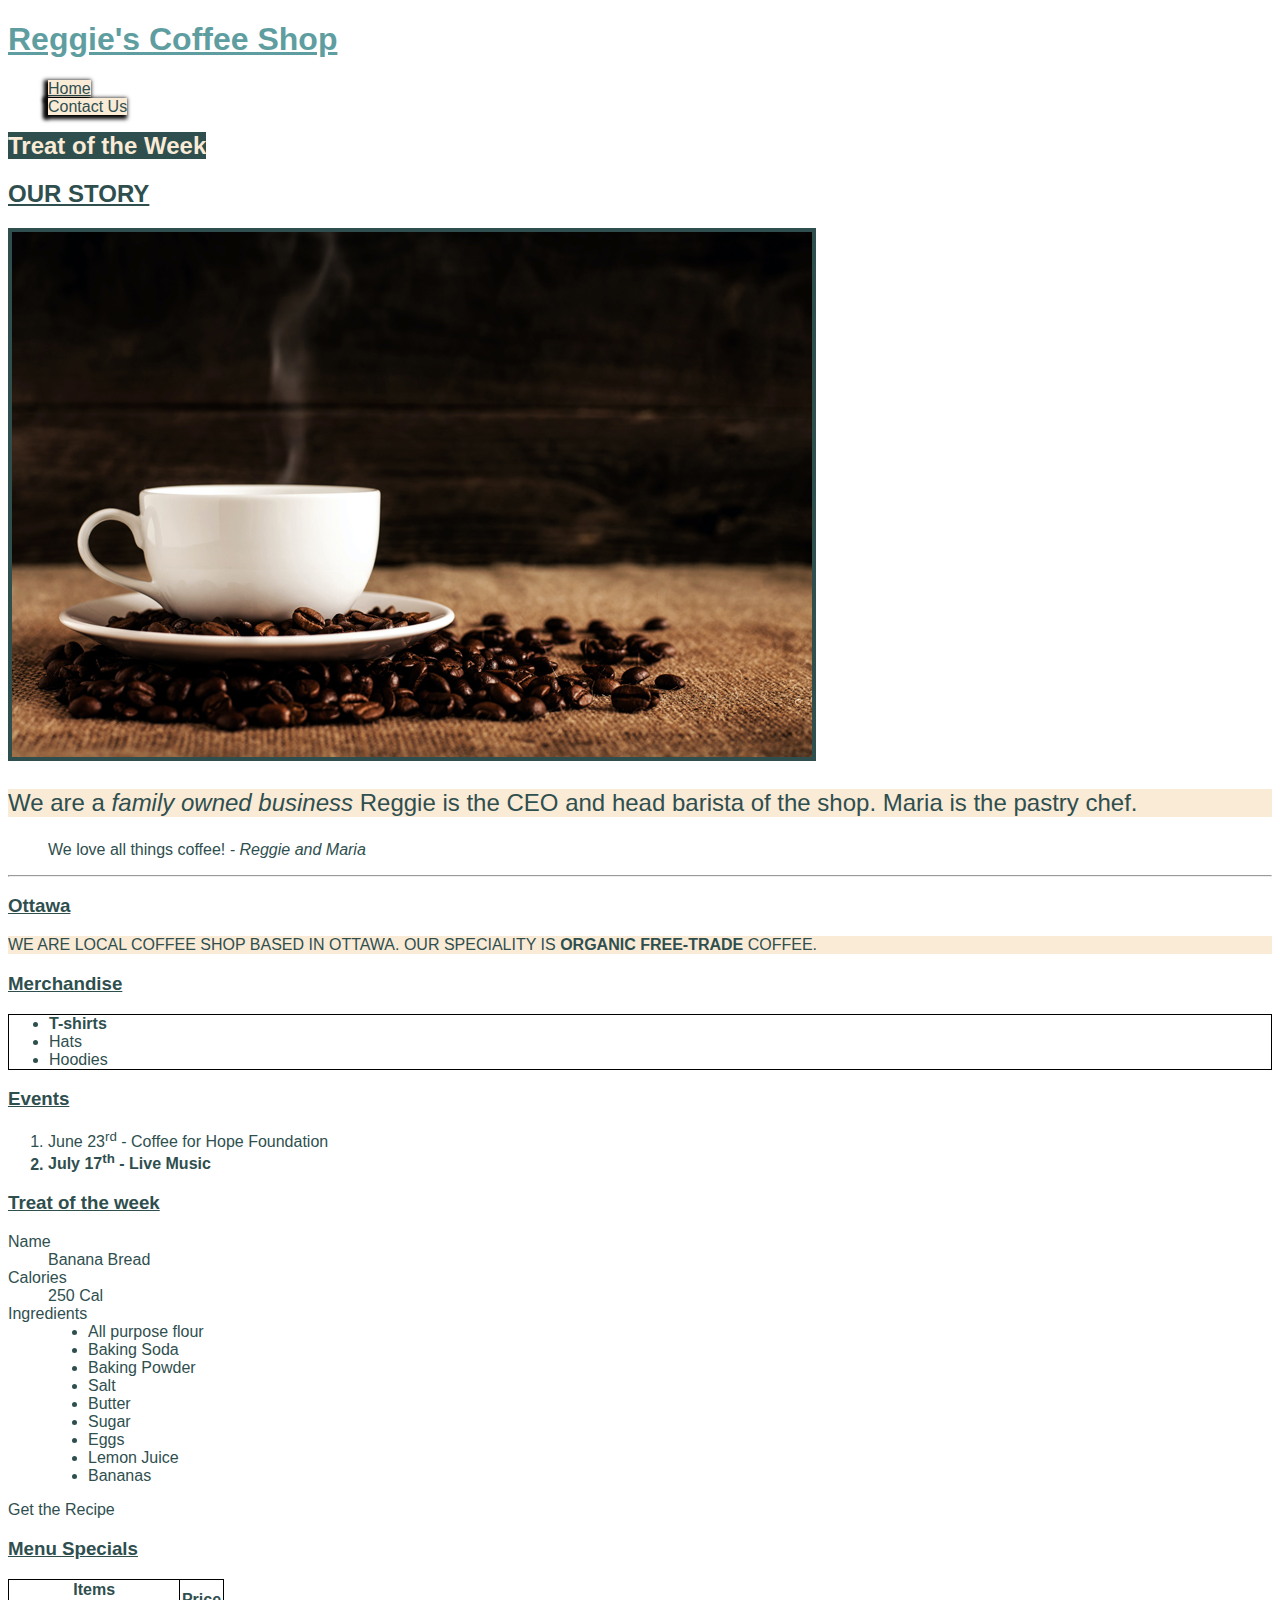
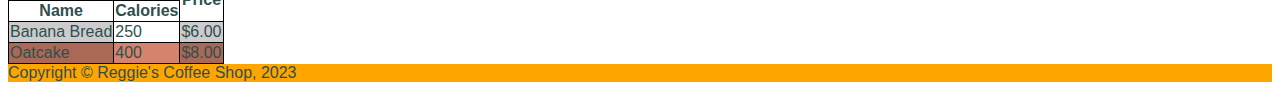
<file: week-5/index.html>
<!DOCTYPE html>
<html lang="en">
<head>
    <meta charset="UTF-8">
    <meta http-equiv="X-UA-Compatible" content="IE=edge">
    <meta name="viewport" content="width=device-width, initial-scale=1.0">
    <title>Reggie's Coffee Shop - Home</title>
    <link rel="stylesheet" href="css/main.css">
</head>
<body>
    <!--This is an HTML comment -->
    <!--Site Header-->
    <header> 
        <!--this is the most important heading. We can use 6 levels of headings from h1 to h6 -->
        <h1>Reggie's Coffee Shop</h1>
        <nav>
            <ul>
                <li><a href="index.html" class="current">Home</li>
                <li><a href="contact.html">Contact Us</a></li>
            </ul>
        </nav>
    </header>
        <!--starting main content on the page -->
    <main>
        <!--Adding an on page link-->
        <a href="#treatofweek" class="blue-link">Treat of the Week</a>
        <!--article of the page. this can be used as a stand-alone-->
        <article>
            <h2>Our Story</h2>
            <!-- Adding an image -->
            <img src="images/coffee-shop.jpg"tittle="coffee cup on a pile of coffee beans." alt="coffee cup on a pile of coffee beans.">
            <p>
                We are a <em>family owned business</em> Reggie is the <abbr tittle="Chief Executive Officer">CEO</abbr> and head barista of the shop. Maria is the pastry chef. 
            </p>
            <blockquote>
                We love all things coffee! <cite>- Reggie and Maria</cite>
            </blockquote>
            <hr>
            <section>
                <h3>Ottawa</h3>
                    <p>
                        We are local coffee shop based in Ottawa. Our speciality is <b>organic free-trade</b> coffee.
                    </p>
            </section>
        </article>
        <aside>
            <h3>Merchandise</h3>
            <!--adding section for ordered list-->
                <ul>
                    <li>T-shirts</li>
                    <li>Hats</li>
                    <li>Hoodies</li>
                </ul>
        </aside>
        <!--adding section for ordered list-->
        <section>
            <h3>Events</h3>
            <!--shortcut for creating many elements is element X amount (ex. li*5)-->
            <ol>
                <li>June 23<sup>rd</sup> - Coffee for Hope Foundation</li>
                <li>July 17<sup>th</sup> - Live Music</li>        
            </ol>
        </section id="treatofweek" class="white-text">
        <!--Adding section for description list-->
        <section>
            <h3>Treat of the week</h3>
            <dl>
                <dt>Name</dt>
                <dd>Banana Bread</dd>
                <dt>Calories</dt>
                <dd>250 Cal</dd>
                <dt>Ingredients</dt>
                <dd>
                    <ul>
                        <li>All purpose flour</li>
                        <li>Baking Soda</li>
                        <li>Baking Powder</li>
                        <li>Salt</li>
                        <li>Butter</li>
                        <li>Sugar</li>
                        <li>Eggs</li>
                        <li>Lemon Juice</li>
                        <li>Bananas</li>
                    </ul>
                </dd>
            </dl>
            <!-- Adding an External Link -->
            <a ref="https://natashaskitchen.com/banana-bread-recipe-video/" target="_blank">Get the Recipe</a>
        </section>
        <!-- Adding section for Menu Table -->
        <section>
            <h3>Menu Specials</h3>
            <table>
                <thead>
                    <tr>
                        <th colspan="2">Items</th>
                        <th rowspan="2">Price</th>
                    </tr>
                    <tr>
                        <th>Name</th>
                        <th>Calories</th>
                    </tr>
                </thead>
                <tbody>
                    <tr>
                        <td>Banana Bread</td>
                        <td>250</td>
                        <td>&dollar;6.00</td>
                    </tr>
                    <tr>
                        <td>Oatcake</td>
                        <td>400</td>
                        <td>&dollar;8.00</td>
                    </tr>
                </tbody>
            </table>
        </section>
    </main>
    <!--site footer-->
    <footer>
        Copyright &copy; Reggie's Coffee Shop, 2023
    </footer>     
</body>
</html>
</file>
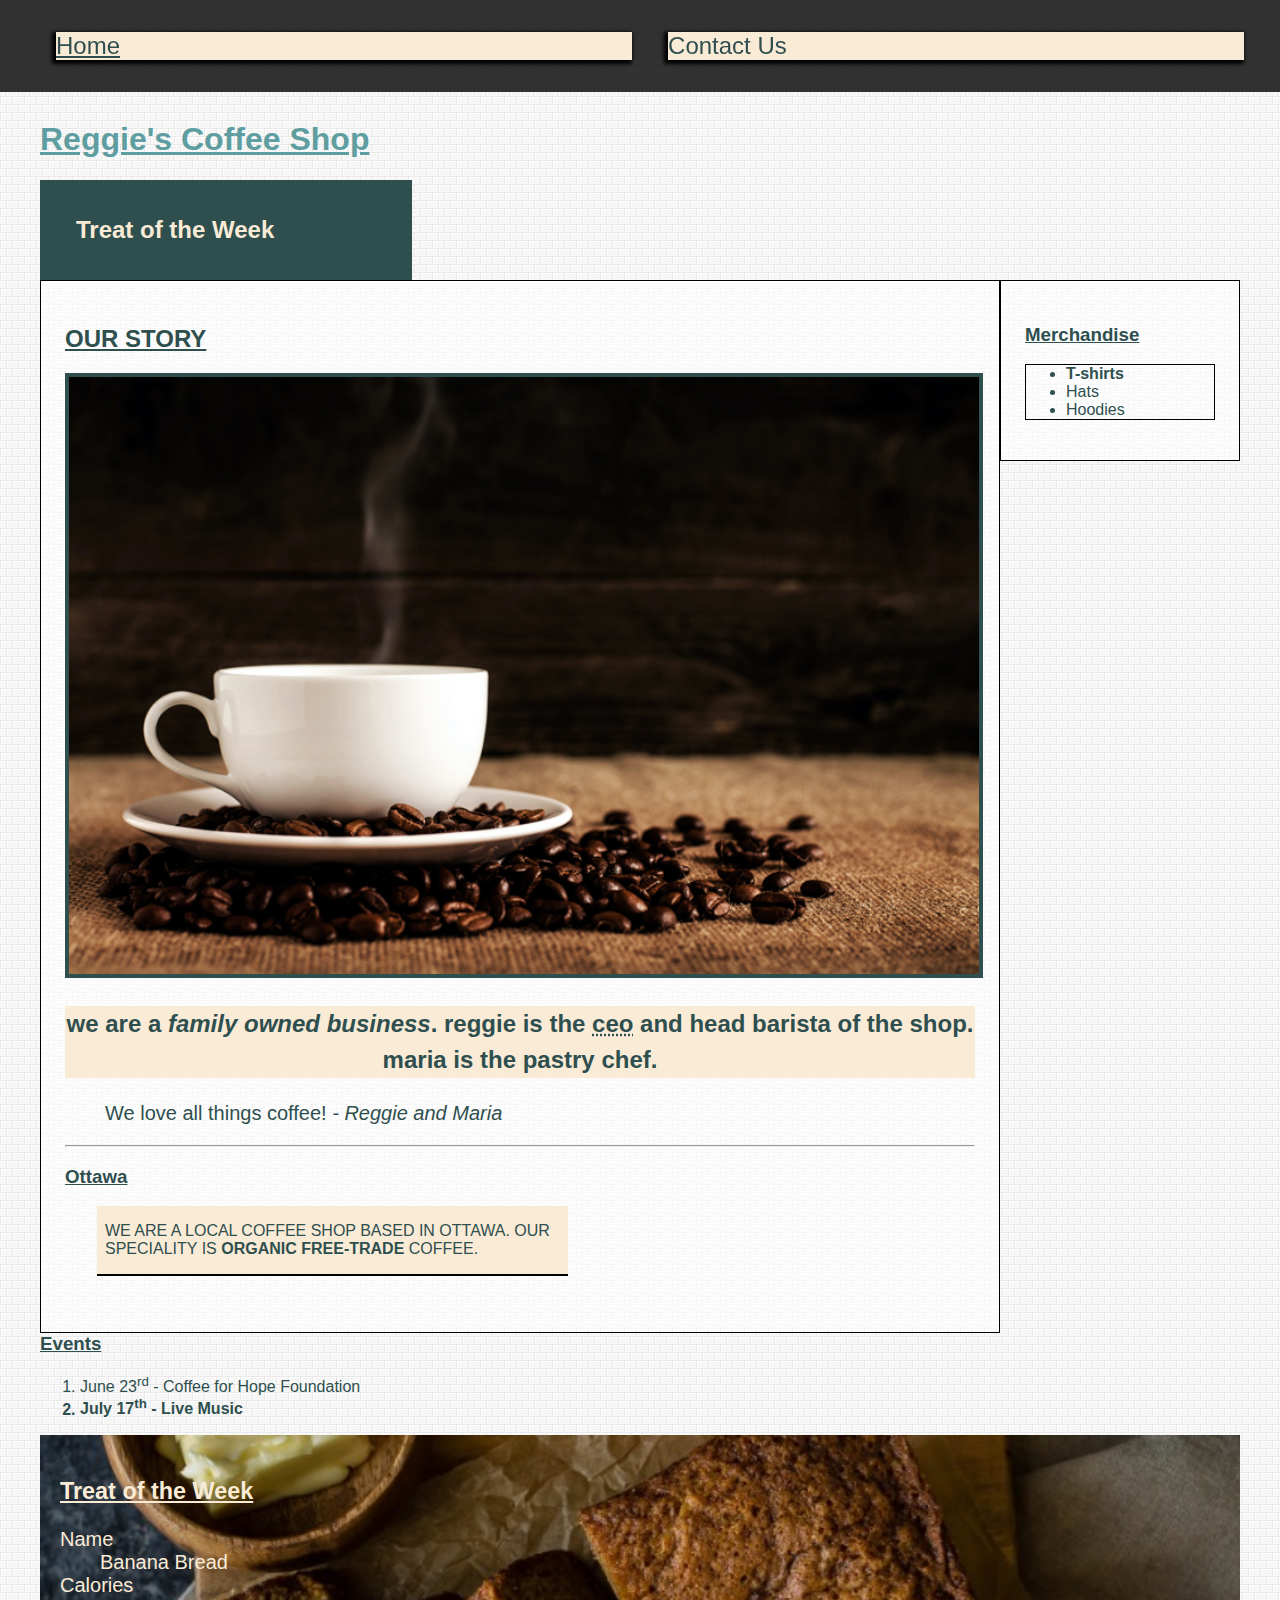
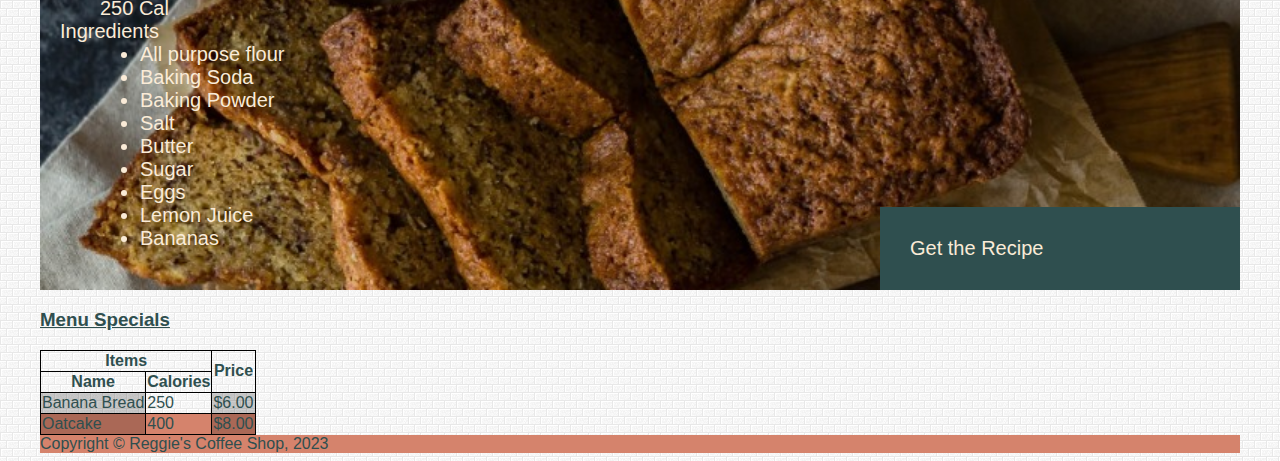
<file: week-7/index.html>
<!DOCTYPE html>
<html lang="en">
<head>
    <meta charset="UTF-8">
    <meta http-equiv="X-UA-Compatible" content="IE=edge">
    <meta name="viewport" content="width=device-width, initial-scale=1.0">
    <title>Reggie's Coffee Shop - Home</title>
    <link rel="stylesheet" href="css/main.css">
</head>
<body>
    <div class="container">
        <!--This is an HTML comment -->

    <!--This is an HTML comment -->
    <!--Site Header-->
    <header>
        <!-- h1 is the most important heading. We can use 6 levels of headings from h1 to h6 -->
        <h1>Reggie's Coffee Shop</h1>

        <nav>
            <ul>
                <li><a href="index.html" class="current">Home</a></li>
                <li><a href="contact.html">Contact Us</a></li>
            </ul>
        </nav>


    </header>
    <!-- starting main content of the page -->
    <main>
        <!-- Adding an on page link -->
        <a href="#treatofweek" class="blue-link">Treat of the Week</a>
        <!-- article of the page. this can be used as a stand-alone -->
        <article>
            <h2>Our Story</h2>
            <!-- Adding an image -->
            <img src="images/coffee-shop.jpg" title="coffee cup on a pile of coffee beans."
            alt="coffee cup on a pile of coffee beans.">
            <p>
                We are a <em>family owned business</em>. Reggie is the <abbr
                title="Chief Executive Officer">CEO</abbr>
                and head barista of the shop. Maria is the pastry chef.
            </p>
            <blockquote class="large-text">
                We love all things coffee! <cite>- Reggie and Maria</cite>
            </blockquote>
            <hr>
        <section>
            <h3>Ottawa</h3>
            <p>
                We are a local coffee shop based in Ottawa. Our speciality is <b>organic free-trade</b> coffee.
            </p>

        </section>
        </article>
        <aside>
            <h3>Merchandise</h3>
            <!-- Adding an unordered list -->
            <ul>
                <li>T-shirts</li>
                <li>Hats</li>
                <li>Hoodies</li>
            </ul>
        </aside>
        <!-- adding section for ordered list -->
        <section>
            <h3>Events</h3>
            <!-- shortcut for creating many elements is element X amount (ex. li*5) -->
            <ol>
                <li>June 23<sup>rd</sup> - Coffee for Hope Foundation</li>
                <li>July 17<sup>th</sup> - Live Music</li>
            </ol>
        </section>
        <!-- Adding section for description list. -->
        <section id="treatofweek" class="white-text">

            <h3>Treat of the Week</h3>
            <dl>
                <dt>Name</dt>
                <dd>Banana Bread</dd>
                <dt>Calories</dt>
                <dd>250 Cal</dd>
                <dt>Ingredients</dt>
                <dd>
                    <ul>
                        <li>All purpose flour</li>
                        <li>Baking Soda</li>
                        <li>Baking Powder</li>
                        <li>Salt</li>
                        <li>Butter</li>
                        <li>Sugar</li>
                        <li>Eggs</li>
                        <li>Lemon Juice</li>
                        <li>Bananas</li>
                    </ul>
                </dd>
            </dl>

             <!-- Adding an External Link -->
            <a href="https://natashaskitchen.com/banana-bread-recipe-video/" target="_blank"
            class="blue-link large-text">Get the Recipe</a>
        </section>

        <!-- Adding section for Menu Table -->
        <section>
            <h3>Menu Specials</h3>
            <table>
                <thead>
                    <tr>
                        <th colspan="2">Items</th>
                        <th rowspan="2">Price</th>
                    </tr>
                    <tr>
                        <th>Name</th>
                        <th>Calories</th>
                    </tr>
                </thead>

                <tbody>
                    <tr>
                        <td>Banana Bread</td>
                        <td>250</td>
                        <td>&dollar;6.00</td>
                    </tr>
                    <tr>
                        <td>Oatcake</td>
                        <td>400</td>
                        <td>&dollar;8.00</td>
                    </tr>
                </tbody>
            </table>
        </section>
    </main>
    <!-- Site Footer -->
    <footer class="site-footer">
        Copyright &copy; Reggie's Coffee Shop, 2023
    </footer>
    </div>
</body>

</html>
</file>
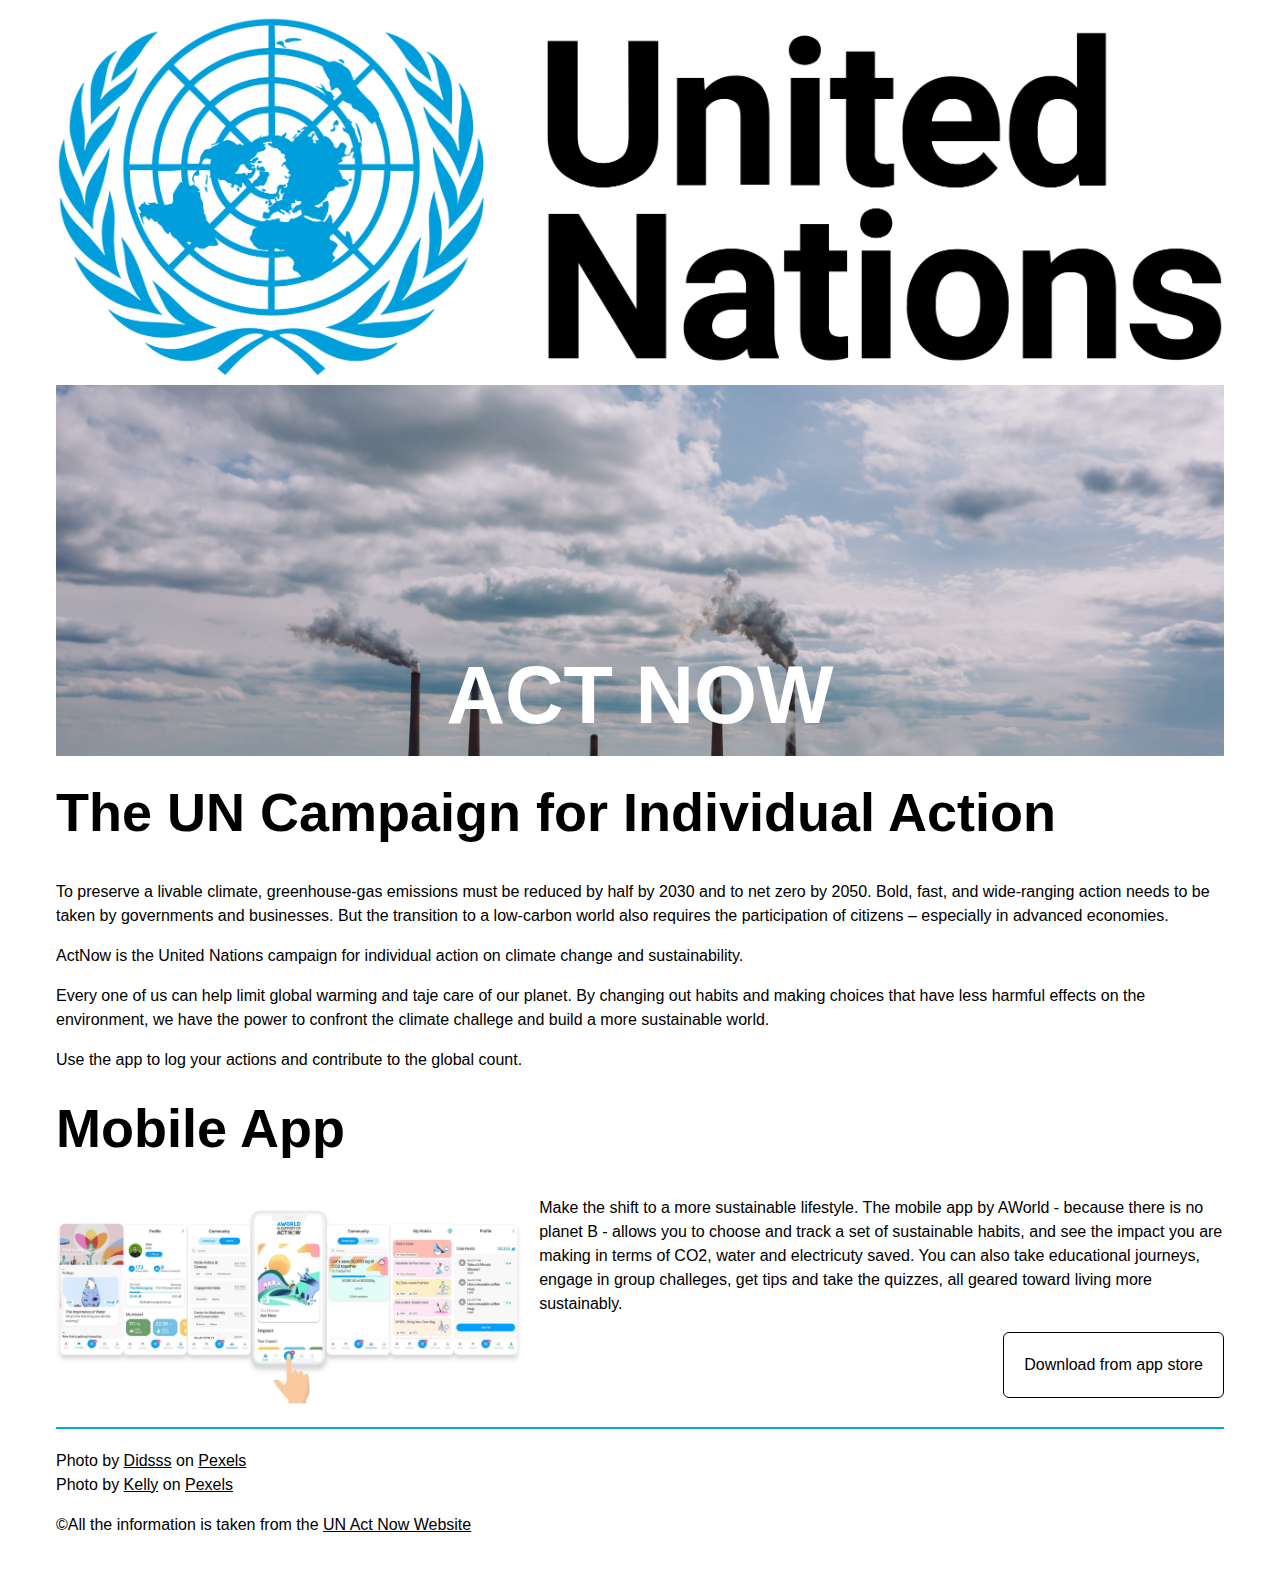
<file: week-9/index.html>
<!DOCTYPE html>
<html lang="en">

<head>
    <meta charset="UTF-8">
    <meta http-equiv="X-UA-Compatible" content="IE=edge">
    <meta name="viewport" content="width=device-width, initial-scale=1.0">
    <link rel="stylesheet" href="css/reset.css">
    <link rel="stylesheet" href="css/main.css">
    <title>Act Now &#124; United Nations</title>

</head>

<body>
    <div class="container"> 
        <header class="mashtead"> 
        <img src="images/unlogo-desktop.svg.png" alt="United Nations Logo" classs="desktop-logo">
        <img src="images/unlogo.png" alt="United Nations Logo" class="mobile-logo">
    <div class="banner">
            <h1> Act Now</h1>
        </div>
    </header>
        <main class="content">
            <section class="intro">
                <h2>The UN Campaign for Individual Action</h2>
                <p>
                    To preserve a livable climate, greenhouse-gas emissions must be reduced by half by 2030 and to net
                    zero by 2050. Bold, fast, and wide-ranging action needs to be taken by governments and businesses.
                    But the transition to a low-carbon world also requires the participation of citizens – especially in
                    advanced economies.
                </p>
                <p>ActNow is the United Nations campaign for individual action on
                     climate change and sustainability.
                </p>
                <p>Every one of us can help limit global warming and taje care of our planet. 
                    By changing out habits and making choices that have less harmful effects on
                    the environment, we have the power to confront the climate challege and build a more sustainable world. 
                </p>
                <p>Use the app to log your actions and contribute to the global count.
                </p>
            </section>
            <!--closing intro section-->

            <section class="app clearfix">
                <h2>Mobile App</h2>
                <img src="images/actnowapp.jpg" alt=" Act Now Mobile App">

                <div class=" content">
                    <p>
                        Make the shift to a more sustainable lifestyle. The mobile app by AWorld -
                        because there is no planet B - allows you to choose and track a set of 
                        sustainable habits, and see the impact you are making in terms of CO2, water 
                        and electricuty saved. You can also take educational journeys, engage in group challeges, get tips and take the quizzes, all geared toward living more sustainably.
                    </p>
                    <!-- target_blank ==open link new tab) -->
                    <a href="https://aworld.org/act-now/" class="btn" target="_blank">Download from app store</a>
                </div>
            </section>

            <!--closing App section-->
        </main>

        <footer class="site-footer">
                <ul class="attr_list">
                    <li><span>Photo by <a href="https://www.pexels.com/@didsss/">Didsss</a> on <a href="https://www.pexels.com/photo/factory-chimney-producing-smoke-2155988/">Pexels</a></span>
                    </li>
                    <li><span>Photo by <a href="https://www.pexels.com/@kelly-1179532/">Kelly</a> on <a href="https://www.pexels.com/photo/factory-pipes-emitting-harmful-substances-4394362/">Pexels</a></span></li>
                </ul>

                <p class="copy"></p>
                    &copy;All the information is taken from the <a href="https://www.un.org/en/actnow">UN Act Now
                    Website</a>
        </footer>   
    </div>
</body>

</html>
</file>
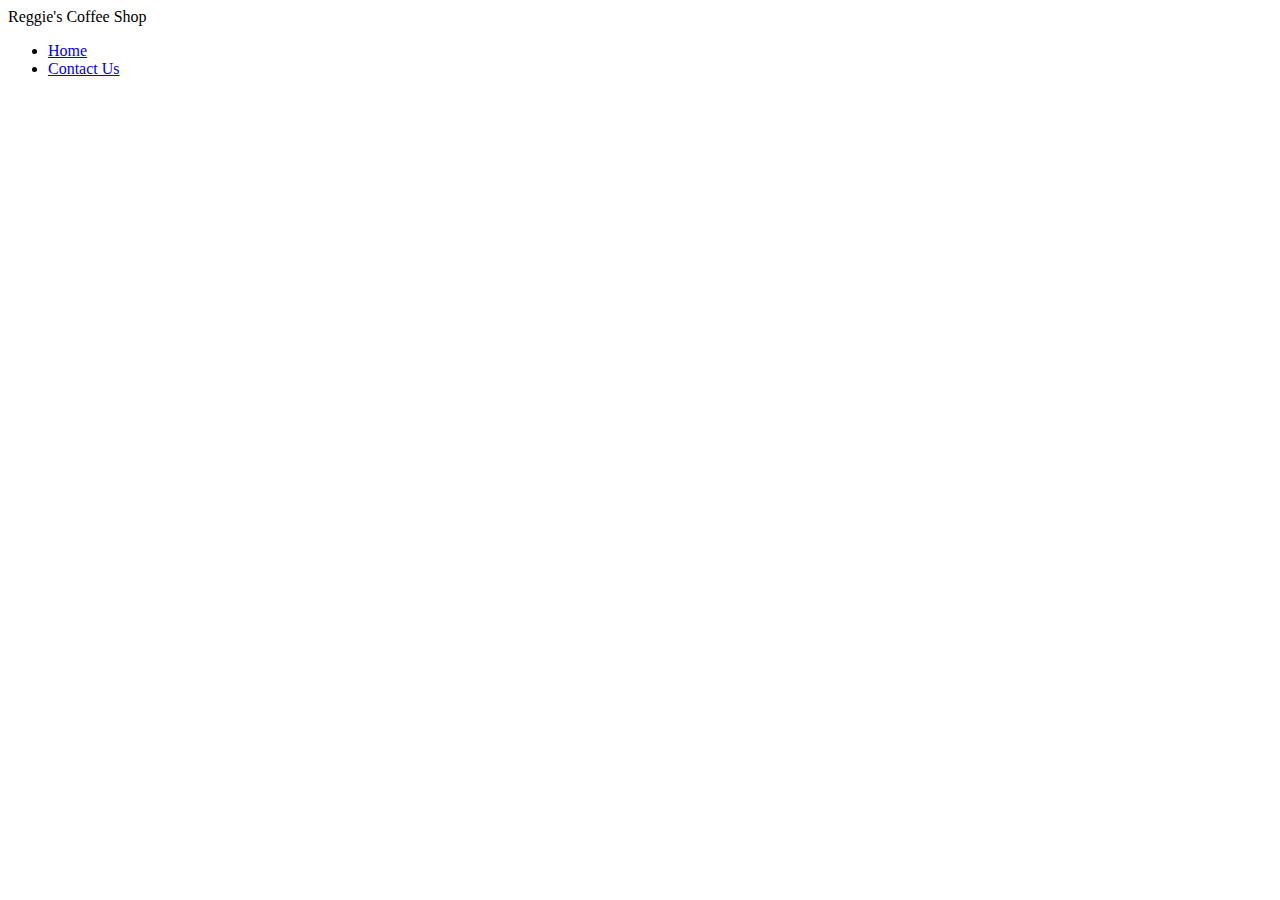
<file: week-4/contact.html>
<!DOCTYPE html>
<html lang="en">
<head>
    <meta charset="UTF-8">
    <meta http-equiv="X-UA-Compatible" content="IE=edge">
    <meta name="viewport" content="width=device-width, initial-scale=1.0">
    <title>Reggie's Coffee Shop - Contact</title>
</head>
<body>
    <!--This is an HTML comment -->
    <!--site header!-->
    <header>Reggie's Coffee Shop
        <nav><ul>
            <li><a href="index.html">Home</a></li>
            <li><a href="contact.html">Contact Us</a></li>
        </ul>
    </nav>
    </header>
    
    
</body>
</html>
</file>
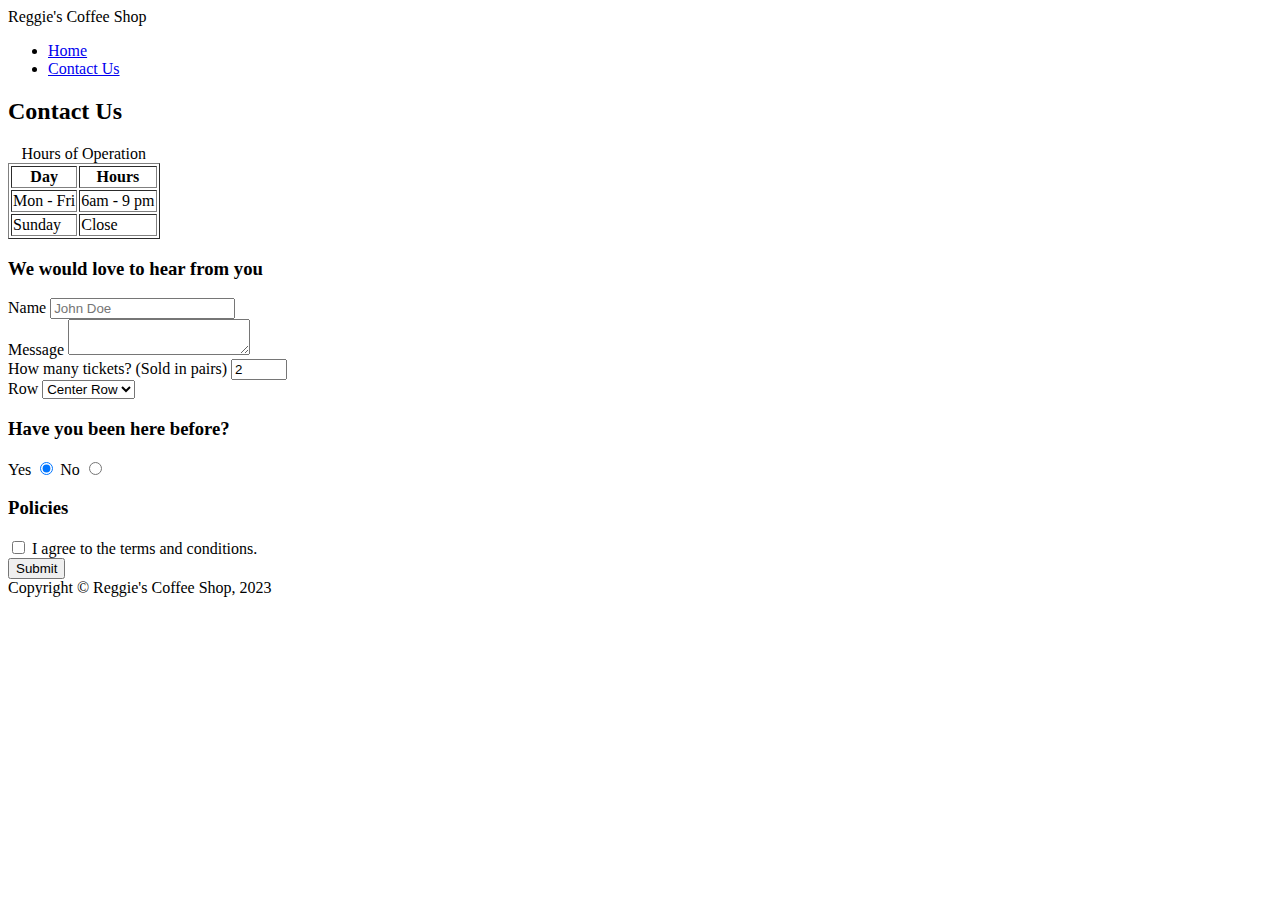
<file: week-5 copy/contact.html>
<!DOCTYPE html>
<html lang="en">
<head>
    <meta charset="UTF-8">
    <meta http-equiv="X-UA-Compatible" content="IE=edge">
    <meta name="viewport" content="width=device-width, initial-scale=1.0">
    <title>Reggie's Coffee Shop - Contact</title>
</head>
<body>
    <!--This is an HTML comment -->
    <!--site header!-->
    <header>Reggie's Coffee Shop
        <nav><ul>
            <li><a href="index.html">Home</a></li>
            <li><a href="contact.html">Contact Us</a></li>
        </ul>
    </nav>
    </header>
    <!-- starting main content -->
    <main>
        <h2>Contact Us</h2>
        <!-- Adding table -->
        <table border>
            <caption>Hours of Operation</caption>
            <thead>
                <tr>
                    <th>Day</th>
                    <th>Hours</th>
                </tr>
            </thead>
            <tbody>
                <tr>
                    <td>Mon - Fri</td>
                    <td>6am - 9 pm</td>
                </tr>
                <tr>
                    <td>Sunday</td>
                    <td>Close</td>
                </tr>
            </tbody>
        </table>
    <!-- Adding section for contact form -->
    <section>
        <h3>We would love to hear from you</h3>
        <form action="thanks.html" method="get">
            <div>
                <label for="fullname">Name</label>
                <input type="text" id="fullname" name="fullname" placeholder="John Doe">
            </div>
            <div>
                <label for="message">Message</label>
                <textarea name="message" id="message"></textarea>
            </div>
            <div>
                <label for="tickets">How many tickets? (Sold in pairs)</label>
                <input type="number" name="tickets" id="tickets" min="2" max="10" step="2" value="2">
            </div>
            <div>
                <label for="row">Row</label>
                <select name="row" id="row">
                    <option value="front">Front</option>
                    <option value="center" selected>Center Row</option>
                    <option value="back">Back Row</option>
                </select>
            </div>
            <div>
                <h3>Have you been here before?</h3>
                <label for="yes">Yes</label>
                <input type="radio" id="yes" name="past" checked>

                <label for="no">No</label>
                <input type="radio" id="no" name="past"
            </div>
            <div>
                <h3>Policies</h3>
                <input type="checkbox" name="policies" id="policies" required>
                <label for="policies">I agree to the terms and conditions.</label>
            </div>
            <button type="submit">Submit</button>
        </form>  
    </section>
    </main>  
    <!--site footer-->  
    <footer>
        Copyright &copy; Reggie's Coffee Shop, 2023 
    </footer>
</body>
</html>
</file>
<file: final-project/css/main.css>
/*------------------------------------------------------------
Project:        Final Project - 23W_MTM6130_040 Web Development - Interactive Media Design
Author:         Monica Torres

Colors:
			Dark Goldenrod:	#c78c06
			Peach: 		    #ffe6ac
			Eerie Black:	#222
			White:          #ffffff
Fonts:
            font-family: 'Opensans'
------------------------------------------------------------*/

/* 
            General Styles 
*/

* {
    box-sizing: border-box;
    margin: 0;
}

body {
    font-family: 'Open Sans', sans-serif;
    /* Recommended line height for the text
    https://www.w3schools.com/cssref/pr_dim_line-height.php */
    line-height: 1.6;
}

.wrapper {
    max-width: 1200px;
    margin: 0 auto;
}

/* To clear floating elements when needed */
.clearfix {
    overflow: auto;
}


p {
    margin: 1rem;
    padding: .75rem;
}

a:link,
a:visited {
    color: inherit;
    text-decoration-line: none;
}

a:hover,
a:focus {
    color: #c78c06;
}

h1,
h2,
h3,
h4,
h5 {
    font-weight: bolder;
    padding: .75rem;
}

h1 {
    font-size: 5rem;
}

h2 {
    font-size: 4rem;
}

h3 {
    font-size: 2rem;
}

h4 {
    font-size: 1.5rem;
}

h5 {
    font-size: 1rem;
}


/* 
        Navigation Styles 
*/

.navigation {
    background-color: #222;
    text-align: center;
    padding: 1.1rem;
}

.logo {
    background-color: #c78c06;
}

.logo img {
    display: flex;
}

.navigation-list a {
    display: block;
    list-style: none;
    color: #c78c06;
    text-decoration: none;
    padding: 1.1rem;

}

.navigation-list a:hover,
.navigation-list a:focus,
.navigation-list a.current {
    background-color: #c78c06;
    color: black;
}

/* 
        Search Bar Styles 
*/

.search-bar {
    display: flex;
    align-items: center;
}

.search-bar input[type="search"] {
    width: 100%;
    padding: 0.75rem;
}

.search-bar button[type="submit"] {
    background-color: #222;
    color: #c78c06;
    border: 0.5rem #c78c06;
    padding: 0.75rem;
    cursor: pointer;
}

/* 
        Banner Styles 
*/

.banner {
    width: 100%;
    background: url(../images/main-banner.jpg) no-repeat;
    background-size: cover;
    padding-top: 5rem;
    padding-bottom: 5rem;
}

.banner-text {
    background: rgba(0, 0, 0, 0.6);
    color: white;
}

.banner-text button {
    background-color: #c78c06;
    border: none;
    color: black;
    padding: 40px;
    font-size: 20px;
    margin: 10px;
}

/* 
        About Us Styles  
*/

.about-us {
    background-color: #ffe6ac;
    padding: 10px;
}

.about-us img {
    width: 100%;
    display: block;
    margin-right: auto;
    margin-left: auto;
}

/* 
        Our Services Styles 
*/

.our-services {
    background-color: white;
    padding: 10px;
}

.digital-trans,
.marketing,
.video,
.web-dev,
.print {
    background-color: #ffe6ac;
}

/*Images Styles*/

.digital-trans img,
.marketing img,
.video img,
.web-dev img,
.print img {
    width: 100%;
    height: auto;
}

/* Button Styles*/

.digital-trans button,
.marketing button,
.video button,
.web-dev button,
.print button {
    background-color: #222;
    border: none;
    color: white;
    padding: 35px;
    font-size: 20px;
    margin: 10px;
}

/* 
        Our Vision Styles 
*/

.our-vision {
    background: url(../images/vision.jpg) no-repeat;
    background-size: cover;
    padding: .75rem;
    color: white;
}

.our-vision button {
    background-color: #222;
    border-color: #c78c06;
    color: white;
    padding: 3rem;
    font-size: 1.5rem;
    margin: .75rem;
}


/* 
        Our Team Styles 
*/

.team {
    background-color: white;
    padding: 10px;
}

.ceo,
.cfo {
    background-color: #ffe6ac;
}

.ceo-img img,
.cfo-img img {
    width: 100%;
    height: auto;
}

hr {
    border: 1px solid #c78c06;
    align-items: center;
    width: 95%;
    margin-left: .75rem;
}


/* 
        Contact Us Styles 
*/

form {
    width: 100%;
    padding: .75rem;

}

label {
    font-size: 1.10rem;
}

form input[type="text"],
form input[type="email"],
textarea {
    width: 100%;
    border: 1px solid #222;
    padding: 0.5rem;
}

form input[type="submit"] {
    background-color: #222;
    color: #c78c06;
    font-size: 1.5rem;
    padding: 1.25rem;
}

/*      Map Styles
*/

.location-map iframe {
    width: 100%;
}


/* 
        Table Styles 
*/
.hours-of-operation {
    margin-left: 10px;
}

table {
    border: 1px solid;
    width: 100%;
}

th {
    border: 1px solid;
    background-color: #ffe6ac;
    text-align: center;
    height: 3rem;
    vertical-align: middle;
}

td {
    border: 1px solid;
    padding: .75rem;
}

.location-map iframe {
    max-width: 400px;
    max-height: 400px;
}

/* 
        Footer Styles 
*/

.site-footer {
    background-color: black;
    color: #c78c06;
    margin-top: 1.25rem;

}


/*
        Media Queries - desktop styles 
*/


@media screen and (min-width: 760px) {
    /*body {
        background: rgba(0, 0, 0, 0.6); 
    }*/

    .banner {
        padding-left: 5rem;
        padding-right: 5rem;
    }

    /*Navigation Bar*/

    .navigation { 
        display: flex; 
        justify-content: center; 
        margin: auto; 
    } 
 
    .logo { 
        height: 7%; 
    } 
 
    .navigation-list { 
        display: flex; 
        flex: auto; 
    } 
 
    li { 
        display: inline; 
        margin: 20px 20px; 
        flex: auto; 
    }

    .banner {
        background-position: 50% 50%;
        padding-left: 10rem;
    }

    /* Centering the content */

    .navigation,
    .banner,
    .about-us,
    .our-vision,
    .our-services,
    .our-team,
    .contact-us,
    .hours-of-operation,
    .site-footer {
        /*margin: 0 auto;*/
        width: 100%;
        padding-left: 4rem;
        padding-right: 4rem;
    }

    /* Section: About us*/

    .about {
        width: 100%;
        display: grid;
        grid-template-columns: 1fr 1fr;
        align-items: center;
    }


    /* Our services section with */

    .services {
        display: grid;
        grid-template-columns: repeat(6, 1fr);
        grid-template-rows: 0.5fr 5fr 5fr;
        grid-template-areas:
            "h2 h2 h2 h2 h2 h2"
            "digital digital digital marketing marketing marketing"
            "video video web web print print";
        gap: 7px;
        padding-left: 2rem;
        padding-right: 2rem;

    }

    .our-services h2 {
        grid-area: h2;
    }

    .digital-trans {
        grid-area: digital;
        font-size: 1em;
    }

    .marketing {
        grid-area: marketing;
    }

    .video {
        grid-area: video;
    }

    .web-dev {
        grid-area: web;
    }

    .print {
        grid-area: print;
    }

    .our-services-grid img {
        width: 100%;
        height: auto;
    }

    .our-services-grid button {
        width: 90%;
        margin: 0 auto;
        display: table;
        margin-bottom: 10px;
    }

    /* Our team */


    .team-grid { 
        display: grid; 
        grid-template-columns: 1fr; 
        grid-template-rows: 1fr 1fr; 
        grid-template-areas: 
            "ceo" 
            "cfo"; 
        width: 100%; 
    } 
 
    .ceo, 
    .cfo { 
        display: grid; 
        grid-template-columns: 1fr 1fr; 
        grid-template-rows: 1fr; 
        grid-template-areas: 
            "ceo-img ceo-info" 
            "cfo-info cfo-img" 
            "hours hours"; 
        width: 100%; 
    } 
 
    .ceo{ 
        grid-area: ceo; 
    } 
 
    .cfo{ 
        grid-area: cfo; 
    } 
 
    .ceo-img { 
        grid-area: ceo-img; 
    } 
 
    .ceo-info { 
        grid-area: ceo-info; 
    } 
 
    .cfo-info { 
        grid-area: cfo-info; 
    } 
 
    .cfo-img { 
        grid-area: cfo-img; 
    }





   
    /* Contact us, use grid in the container */

    .contact-us {
        display: grid;
        grid-template-columns: 1fr 1fr;
        grid-template-rows: 1fr;
        grid-template-areas:
            "h2 tih2le"
            "form map"
            "hours hours";
        width: 100%;
    }

    .contact-us h2 {
        grid-area: h2;
    }

    .message-form {
        grid-area: form;
    }

    .location-map {
        grid-area: map;
        clear: both;
        width: 100%;
        height: 100%;
    }

    .hours-of-operation {
        grid-area: hours;
        width: 100%;
    }
}
</file>
<file: week-10/css/main.css>
/* *******************************
        CUSTOM STYLES
**********************************/

/* 1. Global Styles*/
html{
    font-family: arial, helvetica, sans-serif;
    font-size: 14px;
    box-sizing: border-box;
}

body{
    line-height: 1.5;
}
*,
*:after,
before{
    box-sizing: inherit;
    line-height: inherit;
}
.clearfix::after{
    content:'';
    display: table;
    clear: both;
}

img{
    width: 100%;
}

/* LoVe HAte - link, Visited, Hover/Focus, Active*/
a,
a:link,
a:visited {
    color: inherit;
}
a:hover,
a:focus {
    color: #00add8;
}

h1,
h2,
h3,
h4,
h5 {
    font-weight: bold;
    margin: 1rem 0 0.5em;
}
h1{
    font-size: 5.063rem;
}

h2{
    font-size: 3.375rem;
}
h3{
    font-size: 2.25rem;
}
h4{
    font-size: 1.5rem;
}
h5{
    font-size: 1rem;
}
/*top-bottom left-right*/
p{
    margin: 1em 0;
}
.container{
    max-width: 1200px;
    margin: 0 auto;
    padding: 1em;
}

/*header*/

.mobile-logo {
    max-width: 150px;
}
.desktop-logo {
    display: none;
}
.banner {
    height: 600opx;
    background: grey url(../images/smog-desktop.jpg);
    background-size: cover;
}
.banner h1{
    margin: 0;
    padding-top: 250px; 
    text-align: center;
    text-transform: uppercase;
}

/*Navigation*/

.vav-list li {
    border-bottom: 1px solid grey;
    text-align: center;
}

/*LoVe HAte*/
.nav-list a,
.nav-list a:link,
.nav-list a:visited{
    display: block;
    padding: 1em 0;
    text-decoration: none;
}

.nav-list a:hover,
.nav-list a:focus
.nav-list a:current {
    background-color: #00add8;
    color: inherit;
}

/*mobile app section*/

.btn{
    text-decoration: none;
    display: inline-block;
    padding: 20px;
    border: 1px solid black;
    border-radius: 6px;
}
.btn:hover,
.btn:focus{
    background-color: #00add8;
    color: inherit;
}
/*Action section*/

.actions-list{
    display: flex;
    flex-flow:row wrap;
}

.actions-list li{
    max-width: 40%;
    padding: 1em;
    text-align: center;
    font-size: 1.5rem;
}

/*footer section*/

.site-footer{
    margin-top: 20px;
    padding: 20px 0;
    border-top: 2px solid #00add8;
}
.copy{
    text-align: right;
}

/* *******************************
        Desktop Styles
**********************************/
@media screen and (min-width:600px){
    html {
        font-size: 16px;
    }
    .mobile-logo{
        display: none;
    }
    .desktop-logo{
        display:inline-block;
        max-width: 300px;
    }
    .banner{
        background-image: url(../images/smog-desktop.jpg);
    }
    .banner h1{
        color: white;
    }

/*Navigation*/
.nav-list{
    display: flex;
}

.nav-list li{
    flex: 1;
    border: none;
    border-right: 1px solid grey;
}
.nav-list li:last-child {
    border: none;
}

    /*Mobile App section*/
    .app img{
        width: 40%;
        float: left;
        margin-right: 1em;
    }
    .app .btn{
        float: right;
    }
}
/*********************************
           MEDIA QUERY 800 PX
*********************************/

@media screen and (min-width:600Px){
    .actions-list li {
        max-width: 20%;
    }    
}
</file>
<file: week-11/css/main.css>
/* *******************************
        CUSTOM STYLES
**********************************/

/* 1. Global Styles*/
html{
    font-family: arial, helvetica, sans-serif;
    font-size: 14px;
    box-sizing: border-box;
}

body{
    line-height: 1.5;
}
*,
*:after,
*:before{
    box-sizing: inherit;
    line-height: inherit;
}
.clearfix::after{
    content:'';
    display: table;
    clear: both;
}

img{
    width: 100%;
}

/* LoVe HAte - link, Visited, Hover/Focus, Active*/
a,
a:link,
a:visited {
    color: inherit;
}
a:hover,
a:focus {
    color: #00add8;
}

h1,
h2,
h3,
h4,
h5 {
    font-weight: bold;
    margin: 1em 0 0.5em;
}
h1{
    font-size: 5.063rem;
}

h2{
    font-size: 3.375rem;
}
h3{
    font-size: 2.25rem;
}
h4{
    font-size: 1.5rem;
}
h5{
    font-size: 1rem;
}
/*top-bottom left-right*/
p{
    margin: 1em 0;
}
.container{
    max-width: 1200px;
    margin: 0 auto;
    padding: 1em;
}

/*header*/

.mobile-logo {
    max-width: 150px;
}
.desktop-logo {
    display: none;
}
.banner {
    height: 600opx;
    background: grey url(../images/smog-mobile.jpg);
    background-size: cover;
}
.banner h1{
    margin: 0;
    padding-top: 250px; 
    text-align: center;
    text-transform: uppercase;
}

/*Navigation*/

.nav-list li {
    border-bottom: 1px solid grey;
    text-align: center;
}

/*LoVe HAte*/
.nav-list a,
.nav-list a:link,
.nav-list a:visited{
    display: block;
    padding: 1em 0;
    text-decoration: none;
}

.nav-list a:hover,
.nav-list a:focus
.nav-list a.current {
    background-color: #00add8;
    color: inherit;
}

/*mobile app section*/

.btn{
    text-decoration: none;
    display: inline-block;
    padding: 20px;
    border: 1px solid black;
    border-radius: 6px;
}
.btn:hover,
.btn:focus{
    background-color: #00add8;
    color: inherit;
}
/*Action section*/

.actions-list{
    display: flex;
    flex-flow:row wrap;
}

/*never use pixel for width, use percentage instead*/

.actions-list li{
    max-width: 50%;
    padding: 1em;
    text-align: center;
    font-size: 1.5rem;
}

/*footer section*/

.site-footer{
    margin-top: 20px;
    padding: 20px 0;
    border-top: 2px solid #00add8;
}
.copy{
    text-align: right;
}

/*********************************
         Climate page Styles
*********************************/

.card {
    border:2px solid#00add8;
    border-radius: 6px;
    margin-bottom: 1em;
}
.card .info{
    padding: 1em
}
.card h3{
    margin-top: 0;
}

.news {
    border-top: 2PX solid#00add8;
    margin-top: 4em;

}

/* *******************************
        Desktop Styles
**********************************/
@media screen and (min-width:600px){
    html {
        font-size: 16px;
    }
    .mobile-logo{
        display: none;
    }
    .desktop-logo{
        display:inline-block;
        max-width: 300px;
    }
    .banner{
        background-image: url(../images/smog-desktop.jpg);
    }
    .banner h1{
        color: white;
    }

/*Navigation*/
.nav-list{
    display: flex;
}

.nav-list li{
    flex: 1;
    border: none;
    border-right: 1px solid grey;
}
.nav-list li:last-child {
    border: none;
}

/*Mobile App section*/
    .app img{
        width: 40%;
        float: left;
        margin-right: 1em;
    }
    .app .btn{
        float: right;
    }
}
/*********************************
           MEDIA QUERY 800 PX
*********************************/

@media screen and (min-width:800Px){
    .actions-list li {
        max-width: 20%;
    }  
    
   /*******************************
           CLIMATE PAGE STYLES
   ********************************/ 
    .card {
        display: grid;
        grid-template-columns: repeat(3, 1fr);
        column-gap: 1em;
    }
    
    /*----------NEW SECTION--------*/
    .news{
        display: grid;
        grid-template-columns: repeat(2, 1fr);
        grid-template-rows: repeat(3, auto);
        grid-template-areas:
            "head head head"
            "left rigth1"
            "left rigth2";
        gap: 1em;
    }

    .news h2{
        grid-area: head;
        }

    .news .left{
        grid-area: left;
        }
   .news .rigth  {
        display:grid;
        grid-template-columns: 1fr 1fr;
        column-gap: 1em;
   }   
   .news .rigth img{
        grid-row: 1 / 3;
   }
   .news .rigth h3{
    margin-top: 0;
    font-size: 1.5rem;
    }
    .news .left h3{
        margin-top: 0;
    }

}
</file>
<file: week-12/css/main.css>
/*
font-family:'flayfair display, serif;
font-family:'source sans pro', sans serif;
*/

h1{
    font-family: 'flayfair display', serif;
    font-weight: 700;
}
h2{
    font-family: 'Courier New', Courier, monospace;

}
p{
    font-family:'Lucida Sans', 'Lucida Sans Regular', 'Lucida Grande', 'Lucida Sans Unicode', Geneva, Verdana, sans-serif;
}

/*font awesome icons*/
h1 i::before{
    font-size: 6rem;
    color: cornflowerblue;
}

.a-face-awesome::before{
    font-style: 6rem;
    color: darkcyan
}
/*margin 0 auto for the final asignment*/

.map iframe{
    width: 100%;
    max-width: 800px;
    margin:0 auto;
    display: block;
}
</file>
<file: week-5 copy/css/main.css>
/* 
    This is a CSS Comment 
    Shortcut for adding comment is Crtl/CMD + /
*/
body {
    font-family: Arial, Helvetica, sans-serif;
    color: darkslategray;
}

h1 {
    color: cadetblue;
}

p {
    background-color: antiquewhite;
}
/* Selecting multiple elements */
h1, h2, h3, h4 {
    text-decoration: underline;
}
/* selecting child elements */
nav ul {
    list-style: none;
}
/* selecting child element with multiple levels */
nav ul a {
    color: darkslategray;
    text-decoration: none;
}

/* Selecting element with ID Value */
#treatofweek {
    background-color: cadetblue;
}

.blue-link {
    background-color: darkslategray;
    color:antiquewhite;
    text-decoration: none;
}

.large-text {
    font-size: 20px;
}

.white-text {
    color: antiquewhite;
}

/* 
    Combinators
    direct child selector - will only select child of the parent
*/
article>p {
    font-size: 24px;
}

/* Adjacent sibling selector - Selects the element that is the very next sibling to the selected element, if any exists */

h3+ul {
    border: 1px solid black;
}

h3~p {
    text-transform: uppercase;
}

/* Attribute Selectors */
[href="#treatofweek"] {
    font-weight: bold;
    font-size: 24px;
}

/* [src="./images/coffee-shop.jpg"] {
    border: 4px solid darkslategray;
} */

[src$=".jpg"] {
    border: 4px solid darkslategray;
}

/* Psuedo Classes */
/* Styling navigation */
nav ul a,
nav ul a:link,
nav ul a:visited {
    background-color: antiquewhite;
    /* horizontal vertical blur spread color */
    box-shadow: -2px 2px 4px 2px black;
}

nav ul .current,
nav ul a:hover,
nav ul a:focus {
    text-decoration: underline;
}

nav ul a:active {
    box-shadow: 0 0 4px 2px black;
}

/* Position Selectors */
/* first-child and last-child */
aside ul li:first-child {
    font-weight: bold;
}

section ol li:last-child {
    font-weight: bold;
}

/* Styling Table */
table {
    border-collapse: collapse;
}

/* nth-child selector - even/odd */
/* hex color value with 6 characters */
tbody tr:nth-child(even) {
    background-color: #d5836c;
}

/* Using nth-child with n */
/* where n is 0,1,2,3... until number elements */
table th:nth-child(n),
table td:nth-child(n) {
    border: 1px solid black;
}

/* using a formula in nth-child selector */
table td:nth-child(2n+1) {
    background-color: rgba(0, 0, 0, 0.2);
}

/* 
    css specificity 
    Formula: In-line Style, ID, Class, Tag-name (0,0,0,0)
*/

/* (0,0,0,1) */
footer {
    background-color: aqua;
}
/* (0,0,0,2) */
body footer {
    background-color: orange;
}
/* (0,0,1,0) */
.site-footer {
    background-color: antiquewhite;
}
/* (0,0,0,2) */
article h2 {
    text-transform: uppercase;
}
/* (0,0,1,1) */
footer.site-footer {
    background-color: #d5836c;
}
</file>
<file: week-5/css/main.css>
/* 
    This is a CSS Comment 
    Shortcut for adding comment is Crtl/CMD + /
*/
body {
    font-family: Arial, Helvetica, sans-serif;
    color: darkslategray;
}

h1 {
    color: cadetblue;
}

p {
    background-color: antiquewhite;
}
/* Selecting multiple elements */
h1, h2, h3, h4 {
    text-decoration: underline;
}
/* selecting child elements */
nav ul {
    list-style: none;
}
/* selecting child element with multiple levels */
nav ul a {
    color: darkslategray;
    text-decoration: none;
}

/* Selecting element with ID Value */
#treatofweek {
    background-color: cadetblue;
}

.blue-link {
    background-color: darkslategray;
    color:antiquewhite;
    text-decoration: none;
}

.large-text {
    font-size: 20px;
}

.white-text {
    color: antiquewhite;
}

/* 
    Combinators
    direct child selector - will only select child of the parent
*/
article>p {
    font-size: 24px;
}

/* Adjacent sibling selector - Selects the element that is the very next sibling to the selected element, if any exists */

h3+ul {
    border: 1px solid black;
}

h3~p {
    text-transform: uppercase;
}

/* Attribute Selectors */
[href="#treatofweek"] {
    font-weight: bold;
    font-size: 24px;
}

/* [src="./images/coffee-shop.jpg"] {
    border: 4px solid darkslategray;
} */

[src$=".jpg"] {
    border: 4px solid darkslategray;
}

/* Psuedo Classes */
/* Styling navigation */
nav ul a,
nav ul a:link,
nav ul a:visited {
    background-color: antiquewhite;
    /* horizontal vertical blur spread color */
    box-shadow: -2px 2px 4px 2px black;
}

nav ul .current,
nav ul a:hover,
nav ul a:focus {
    text-decoration: underline;
}

nav ul a:active {
    box-shadow: 0 0 4px 2px black;
}

/* Position Selectors */
/* first-child and last-child */
aside ul li:first-child {
    font-weight: bold;
}

section ol li:last-child {
    font-weight: bold;
}

/* Styling Table */
table {
    border-collapse: collapse;
}

/* nth-child selector - even/odd */
/* hex color value with 6 characters */
tbody tr:nth-child(even) {
    background-color: #d5836c;
}

/* Using nth-child with n */
/* where n is 0,1,2,3... until number elements */
table th:nth-child(n),
table td:nth-child(n) {
    border: 1px solid black;
}

/* using a formula in nth-child selector */
table td:nth-child(2n+1) {
    background-color: rgba(0, 0, 0, 0.2);
}

/* 
    css specificity 
    Formula: In-line Style, ID, Class, Tag-name (0,0,0,0)
*/

/* (0,0,0,1) */
footer {
    background-color: aqua;
}
/* (0,0,0,2) */
body footer {
    background-color: orange;
}
/* (0,0,1,0) */
.site-footer {
    background-color: antiquewhite;
}
/* (0,0,0,2) */
article h2 {
    text-transform: uppercase;
}
/* (0,0,1,1) */
footer.site-footer {
    background-color: #d5836c;
}
</file>
<file: week-7/css/main.css>
/* 
    This is a CSS Comment 
    Shortcut for adding comment is Crtl/CMD + /
*/

body {
    padding-top: 92px;
    font-family: Arial, Helvetica, sans-serif;
    color: darkslategray;
    /* Adding background image */
    background-image: url(../images/white_brick_wall.png);
}

/* Box model example */
section p {
    width: 50%;
    /* single value- top/bottom/left/right*/
    /* 2 value= first value- top/bottom, 2nd value- left and right */
    padding: 1em 0.5em;
    /* top right bottom left */
    margin:1em 2em 2em 2em;
    border-bottom: 2px solid black;
}

.container {
    /* always create a container containing everything inside the body tag */
    max-width: 1200px;
    /* top/bottom & left/right */
    margin: 0 auto;
}

img {
    width: 100%;
}

h1 {
    color: cadetblue;
    
}

p {
    background-color: antiquewhite;
}
/* Selecting multiple elements */
h1, h2, h3, h4 {
    text-decoration: underline;
}
/* selecting child elements */
nav ul {
    list-style: none;
}

nav ul li {
    display: inline-block;
    width: 49%;
    padding: 1em;
    box-sizing: border-box;
}

/* selecting child element with multiple levels */
nav ul a {
    display: block;
    color: darkslategray;
    text-decoration: none;
    font-size: 1.5rem;
    /* 1.5rem = 1.5 x 16px = 24px */
}

/* Selecting element with ID Value */
#treatofweek {
    /* color image repeat position-x position-y */
    background: cadetblue url(../images/bread.jpg) no-repeat center;
    
    /* background-size*/
    background-size: cover;

    font-size: 1.25rem;
    /* 1.25 x 16px = 20px */
    padding: 1em;
    /* 1 x 20px = 20px */
    
    /* viewport based unit */
    /* width: 100vw; */
    /* Scroll wheel bc it has space coming from the parent, it goes out of the screen which is not ideal */

    /* height: 100vh; */
    /* height is 100% of the browser size and it dynamic. */
    position: relative;
}
/* 0020 */
.blue-link.large-text {
    position: absolute;
    bottom: 0;
    right: 0;
}

.blue-link {
    /* em= 1.5 x fontsize */
    padding: 1.5em;
    width: 300px;
    display: block;
    

    background-color: darkslategray;
    color:antiquewhite;
    text-decoration: none;
}

.large-text {
    font-size: 20px;
}

article,
aside {
    width: 80%;
    background-color: rgba(255, 255, 255, 0.6);
    border: 1px solid black;
    padding: 1.5em;
    box-sizing: border-box;
    float: left;
}

aside {
    width: 20%;
}

section {
    clear: both;
}

.white-text {
    color: antiquewhite;
}

/* 
    Combinators
    direct child selector - will only select child of the parent
*/

/* CSS typography properties */
article>p {
    font-size: 24px;
    font-weight:bold;
    line-height: 1.5;
    text-transform:lowercase;
    text-align:center;
}


/* Adjacent sibling selector - Selects the element that is the very next sibling to the selected element, if any exists */

h3+ul {
    border: 1px solid black;
}

h3~p {
    text-transform: uppercase;
}

/* Attribute Selectors */
[href="#treatofweek"] {
    font-weight: bold;
    font-size: 24px;
}

/* [src="./images/coffee-shop.jpg"] {
    border: 4px solid darkslategray;
} */

[src$=".jpg"] {
    border: 4px solid darkslategray;
}

/* Fixed navigation */
nav {
    position: fixed;
    top: 0;
    left: 0;
    width: 100%;
    background-color: rgba(0, 0, 0, 0.8);
    z-index: 999;

}


/* Psuedo Classes */
/* Styling navigation */
nav ul a,
nav ul a:link,
nav ul a:visited {
    background-color: antiquewhite;
    /* horizontal vertical blur spread color */
    box-shadow: -2px 2px 4px 2px black;
}

nav ul .current,
nav ul a:hover,
nav ul a:focus {
    text-decoration: underline;
}

nav ul a:active {
    box-shadow: 0 0 4px 2px black;
}

/* Position Selectors */
/* first-child and last-child */
aside ul li:first-child {
    font-weight: bold;
}

section ol li:last-child {
    font-weight: bold;
}

/* Styling Table */
table {
    border-collapse: collapse;
}

/* nth-child selector - even/odd */
/* hex color value with 6 characters */
tbody tr:nth-child(even) {
    background-color: #d5836c;
}

/* Using nth-child with n */
/* where n is 0,1,2,3... until number elements */
table th:nth-child(n),
table td:nth-child(n) {
    border: 1px solid black;
}

/* using a formula in nth-child selector */
table td:nth-child(2n+1) {
    background-color: rgba(0, 0, 0, 0.2);
}

/* 
    css specificity 
    Formula: In-line Style, ID, Class, Tag-name (0,0,0,0)
*/

/* (0,0,0,1) */
footer {
    background-color: aqua;
}
/* (0,0,0,2) */
body footer {
    background-color: orange;
}
/* (0,0,1,0) */
.site-footer {
    background-color: antiquewhite;
}
/* (0,0,0,2) */
article h2 {
    text-transform: uppercase;
}
/* (0,0,1,1) */
footer.site-footer {
    background-color: #d5836c;
}
</file>
<file: week-9/css/main.css>
/* *******************************
        CUSTOM STYLES
**********************************/

/* 1. Global Styles*/
html{
    font-family: arial, helvetica, sans-serif;
    font-size: 14px;
    box-sizing: border-box;
}

body{
    line-height: 1.5;
}
*,
*:after,
before{
    box-sizing: inherit;
    line-height: inherit;
}
.clearfix::after{
    content:'';
    display: table;
    clear: both;
}

img{
    width: 100%;
}

/* LoVe HAte - link, Visited, Hover/Focus, Active*/
a,
a:link,
a:visited {
    color: inherit;
}
a:hover,
a:focus {
    color: #00add8;
}

h1,
h2,
h3,
h4,
h5 {
    font-weight: bold;
    margin: 1rem 0 0.5em;
}
h1{
    font-size: 5.063rem;
}

h2{
    font-size: 3.375rem;
}
h3{
    font-size: 2.25rem;
}
h4{
    font-size: 1.5rem;
}
h5{
    font-size: 1rem;
}
/*top-bottom left-right*/
p{
    margin: 1em 0;
}
.container{
    max-width: 1200px;
    margin: 0 auto;
    padding: 1em;
}

/*header*/

.mobile-logo {
    max-width: 150px;
}
.desktop-logo {
    display: none;
}
.banner {
    height: 600opx;
    background: grey url(../images/smog-desktop.jpg);
    background-size: cover;
}
.banner h1{
    margin: 0;
    padding-top: 250px; 
    text-align: center;
    text-transform: uppercase;
}

/*mobile section*/

.btn{
    text-decoration: none;
    display: inline-block;
    padding: 20px;
    border: 1px solid black;
    border-radius: 6px;
}
.btn:hover,
.btn:focus{
    background-color: #00add8;
    color: inherit;
}

/*footer section*/

.site-footer{
    margin-top: 20px;
    padding: 20px 0;
    border-top: 2px solid #00add8;
}
.copy{
    text-align: right;
}

/* *******************************
        Desktop Styles
**********************************/
@media screen and (min-width:600px){
    html {
        font-size: 16px;
    }
    .mobile-logo{
        display: none;
    }
    .desktop-logo{
        display:inline-block;
        max-width: 300px;
    }
    .banner{
        background-image: url(../images/smog-desktop.jpg);
    }
    .banner h1{
        color: white;
    }

    /*Mobile App section*/
    .app img{
        width: 40%;
        float: left;
        margin-right: 1em;
    }
    .app .btn{
        float: right;
    }
}
</file>
